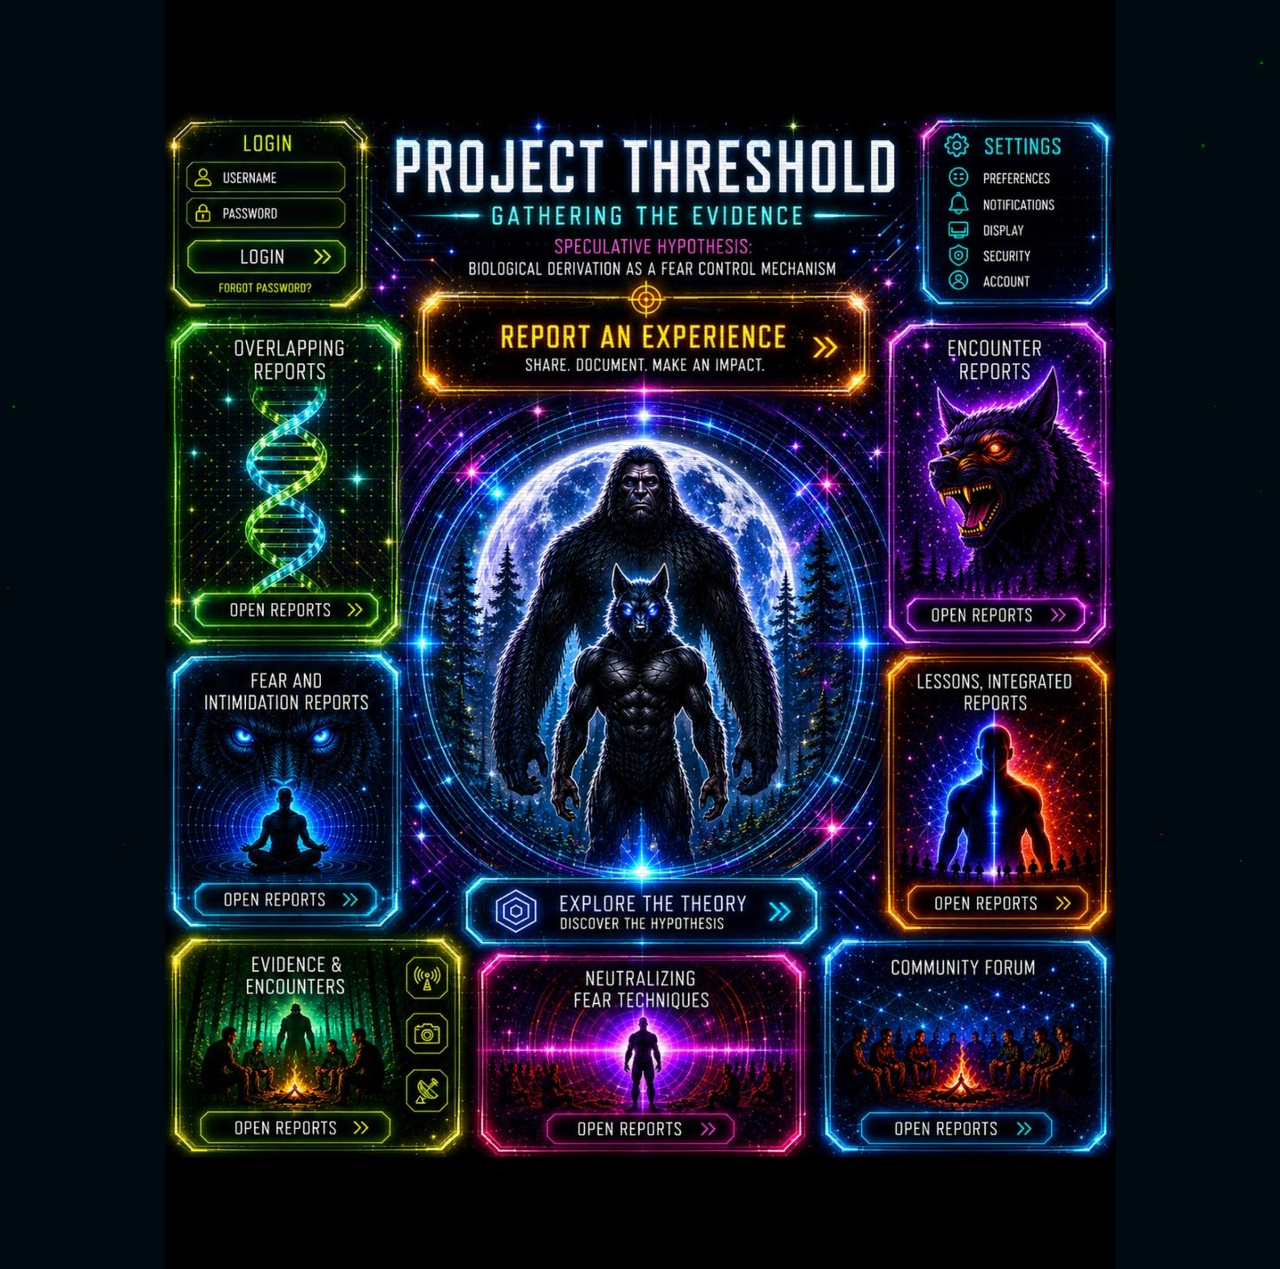
<file: public/index.html>
<!DOCTYPE html>
<html lang="en">
<head>
  <meta charset="UTF-8" />
  <meta name="viewport" content="width=device-width, initial-scale=1.0" />
  <title>Project Threshold — Gathering the Evidence</title>

  <!-- PWA / app meta -->
  <link rel="manifest" href="manifest.json" />
  <link rel="icon" type="image/x-icon" href="favicon.ico" />
  <link rel="icon" type="image/png" sizes="32x32" href="images/favicon-32.png" />
  <link rel="apple-touch-icon" href="images/apple-touch-icon.png" />
  <meta name="apple-mobile-web-app-capable" content="yes" />
  <meta name="apple-mobile-web-app-status-bar-style" content="black-translucent" />
  <meta name="apple-mobile-web-app-title" content="Threshold" />
  <meta name="mobile-web-app-capable" content="yes" />
  <meta name="theme-color" content="#00f0ff" />
  <meta name="description" content="Project Threshold — Gathering the Evidence. Interactive neon research dashboard." />

  <link rel="stylesheet" href="css/homepage.css" />
  <link rel="stylesheet" href="css/mobile.css" />
  <link rel="stylesheet" href="css/fx.css" />
</head>
<body>

<!-- ══════════════════════════════════════════════════════
     DESKTOP LAYOUT  (≥768px — unchanged hotspot overlay)
     ══════════════════════════════════════════════════════ -->
<main class="hero" role="main" aria-label="Project Threshold Homepage">

  <img
    class="hero__bg"
    src="images/homepage-bg.jpg"
    alt="Project Threshold — interactive neon research dashboard"
    draggable="false"
  />

  <div class="hotspot-layer" aria-label="Navigation hotspots">

    <a href="pages/login.html"
       class="hotspot hotspot--green hs-login"
       data-tip="Login — access your research account"
       data-sound="terminal"
       aria-label="Login">
      <span class="hotspot__label">Login »</span>
    </a>

    <a href="pages/settings.html"
       class="hotspot hotspot--cyan hs-settings"
       data-tip="Settings — preferences, notifications, security"
       data-sound="chime"
       aria-label="Settings">
      <span class="hotspot__label">Settings »</span>
    </a>

    <a href="pages/report.html"
       class="hotspot hotspot--yellow hotspot--pulse hs-report"
       data-tip="Report an Experience — share your encounter"
       data-sound="report"
       aria-label="Report an Experience">
      <span class="hotspot__label">Report an Experience »</span>
    </a>

    <a href="pages/overlapping-reports.html"
       class="hotspot hotspot--green hs-overlapping"
       data-tip="Overlapping Reports — cross-referenced encounters"
       data-sound="overlapping"
       aria-label="Overlapping Reports">
      <span class="hotspot__label">Open Reports »</span>
    </a>

    <a href="pages/encounter-reports.html"
       class="hotspot hotspot--magenta hs-encounter"
       data-tip="Encounter Reports — first-hand accounts"
       data-sound="encounter"
       aria-label="Encounter Reports">
      <span class="hotspot__label">Open Reports »</span>
    </a>

    <a href="pages/fear-intimidation.html"
       class="hotspot hotspot--cyan hs-fear"
       data-tip="Fear and Intimidation — psychological impact reports"
       data-sound="fear"
       aria-label="Fear and Intimidation Reports">
      <span class="hotspot__label">Open Reports »</span>
    </a>

    <a href="pages/lessons.html"
       class="hotspot hotspot--orange hs-lessons"
       data-tip="Lessons and Integrated Reports — synthesised research"
       data-sound="lessons"
       aria-label="Lessons — Integrated Reports">
      <span class="hotspot__label">Open Reports »</span>
    </a>

    <a href="pages/evidence.html"
       class="hotspot hotspot--green hs-evidence"
       data-tip="Evidence and Encounters — physical and digital archive"
       data-sound="evidence"
       aria-label="Evidence and Encounters">
      <span class="hotspot__label">Open Reports »</span>
    </a>

    <a href="pages/explore-theory.html"
       class="hotspot hotspot--cyan hotspot--pulse hs-theory"
       data-tip="Explore the Theory — the biological derivation hypothesis"
       data-sound="theory"
       aria-label="Explore the Theory">
      <span class="hotspot__label">Explore the Theory »</span>
    </a>

    <a href="pages/neutralizing-fear.html"
       class="hotspot hotspot--magenta hotspot--pulse hs-neutralizing"
       data-tip="Neutralizing Fear Techniques — countermeasure research"
       data-sound="neutralizing"
       aria-label="Neutralizing Fear Techniques">
      <span class="hotspot__label">Open Reports »</span>
    </a>

    <a href="pages/community.html"
       class="hotspot hotspot--cyan hs-community"
       data-tip="Community Forum — peer research and open investigations"
       data-sound="community"
       aria-label="Community Forum">
      <span class="hotspot__label">Open Forum »</span>
    </a>

  </div>

</main>

<!-- ══════════════════════════════════════════════════════
     MOBILE LAYOUT  (<768px — stacked touch cards)
     ══════════════════════════════════════════════════════ -->
<nav class="mobile-nav" aria-label="Project Threshold Navigation">

  <header class="mobile-header">
    <img src="images/icon-192.png" alt="" class="mobile-header__icon" aria-hidden="true" />
    <div class="mobile-header__text">
      <span class="mobile-header__title">PROJECT THRESHOLD</span>
      <span class="mobile-header__sub">Gathering the Evidence</span>
    </div>
  </header>

  <a href="pages/login.html" class="mc mc--green">
    <span class="mc__icon">⬡</span>
    <span class="mc__body">
      <span class="mc__name">Login</span>
      <span class="mc__desc">Access your research account</span>
    </span>
    <span class="mc__arrow">›</span>
  </a>

  <a href="pages/report.html" class="mc mc--yellow mc--pulse">
    <span class="mc__icon">◈</span>
    <span class="mc__body">
      <span class="mc__name">Report an Experience</span>
      <span class="mc__desc">Share your encounter</span>
    </span>
    <span class="mc__arrow">›</span>
  </a>

  <a href="pages/explore-theory.html" class="mc mc--cyan mc--pulse">
    <span class="mc__icon">⬡</span>
    <span class="mc__body">
      <span class="mc__name">Explore the Theory</span>
      <span class="mc__desc">The biological derivation hypothesis</span>
    </span>
    <span class="mc__arrow">›</span>
  </a>

  <a href="pages/encounter-reports.html" class="mc mc--magenta">
    <span class="mc__icon">◈</span>
    <span class="mc__body">
      <span class="mc__name">Encounter Reports</span>
      <span class="mc__desc">First-hand accounts</span>
    </span>
    <span class="mc__arrow">›</span>
  </a>

  <a href="pages/overlapping-reports.html" class="mc mc--green">
    <span class="mc__icon">⬡</span>
    <span class="mc__body">
      <span class="mc__name">Overlapping Reports</span>
      <span class="mc__desc">Cross-referenced encounters</span>
    </span>
    <span class="mc__arrow">›</span>
  </a>

  <a href="pages/fear-intimidation.html" class="mc mc--cyan">
    <span class="mc__icon">◈</span>
    <span class="mc__body">
      <span class="mc__name">Fear &amp; Intimidation</span>
      <span class="mc__desc">Psychological impact reports</span>
    </span>
    <span class="mc__arrow">›</span>
  </a>

  <a href="pages/lessons.html" class="mc mc--orange">
    <span class="mc__icon">⬡</span>
    <span class="mc__body">
      <span class="mc__name">Lessons &amp; Integrated Reports</span>
      <span class="mc__desc">Synthesised research</span>
    </span>
    <span class="mc__arrow">›</span>
  </a>

  <a href="pages/evidence.html" class="mc mc--green">
    <span class="mc__icon">◈</span>
    <span class="mc__body">
      <span class="mc__name">Evidence &amp; Encounters</span>
      <span class="mc__desc">Physical and digital archive</span>
    </span>
    <span class="mc__arrow">›</span>
  </a>

  <a href="pages/neutralizing-fear.html" class="mc mc--magenta mc--pulse">
    <span class="mc__icon">⬡</span>
    <span class="mc__body">
      <span class="mc__name">Neutralizing Fear</span>
      <span class="mc__desc">Countermeasure research</span>
    </span>
    <span class="mc__arrow">›</span>
  </a>

  <a href="pages/community.html" class="mc mc--cyan">
    <span class="mc__icon">◈</span>
    <span class="mc__body">
      <span class="mc__name">Community Forum</span>
      <span class="mc__desc">Peer research and open investigations</span>
    </span>
    <span class="mc__arrow">›</span>
  </a>

  <a href="pages/settings.html" class="mc mc--cyan">
    <span class="mc__icon">⬡</span>
    <span class="mc__body">
      <span class="mc__name">Settings</span>
      <span class="mc__desc">Preferences, notifications, security</span>
    </span>
    <span class="mc__arrow">›</span>
  </a>

</nav>

<script src="js/hotspots.js"></script>
<script src="js/fx.js"></script>
<script src="js/audio.js"></script>
</body>
</html>
</file>
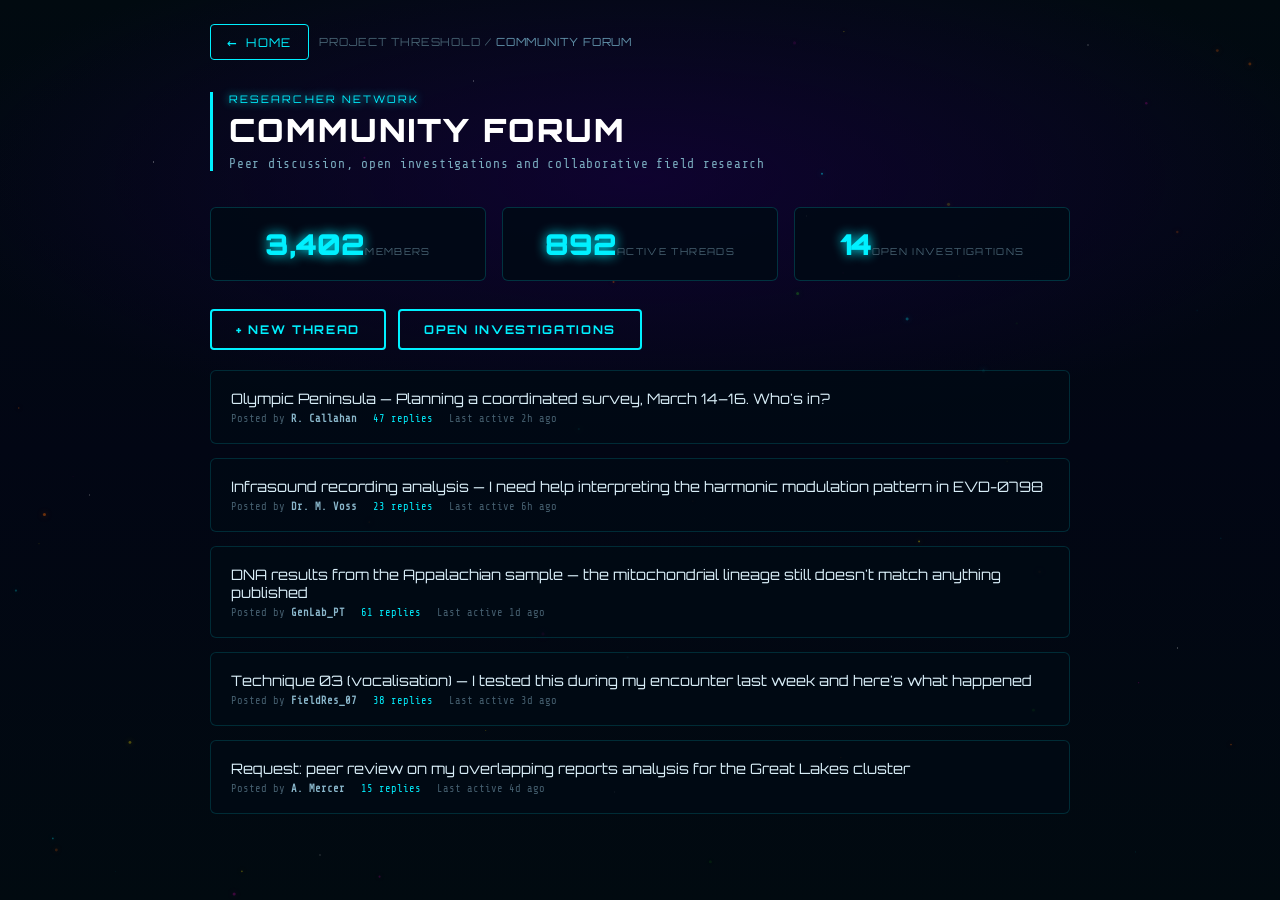
<file: public/pages/community.html>
<!DOCTYPE html>
<html lang="en">
<head>
  <meta charset="UTF-8" />
  <meta name="viewport" content="width=device-width, initial-scale=1.0" />
  <title>Community Forum — Project Threshold</title>
  <link rel="preconnect" href="https://fonts.googleapis.com" />
  <link rel="preconnect" href="https://fonts.gstatic.com" crossorigin />
  <link href="https://fonts.googleapis.com/css2?family=Orbitron:wght@400;700;900&family=Share+Tech+Mono&display=swap" rel="stylesheet" />
  <link rel="stylesheet" href="../css/section.css" />
  <style>:root{--accent:#00f0ff;}</style>
  <link rel="stylesheet" href="../css/fx.css" />
</head>
<body>
<div class="page-wrap">
  <nav class="back-nav">
    <a href="../index.html" class="back-btn"><span class="back-btn__arrow">←</span> Home</a>
    <span class="breadcrumb">Project Threshold / <span>Community Forum</span></span>
  </nav>
  <header class="section-header">
    <p class="section-header__eyebrow">Researcher Network</p>
    <h1>Community Forum</h1>
    <p class="section-header__sub">Peer discussion, open investigations and collaborative field research</p>
  </header>

  <div class="stat-row">
    <div class="stat"><span class="stat__value">3,402</span><span class="stat__label">Members</span></div>
    <div class="stat"><span class="stat__value">892</span><span class="stat__label">Active threads</span></div>
    <div class="stat"><span class="stat__value">14</span><span class="stat__label">Open investigations</span></div>
  </div>
  <div style="margin-bottom:20px;display:flex;gap:12px;flex-wrap:wrap;">
    <a href="#" class="btn-primary">+ New Thread</a>
    <a href="#" class="btn-primary">Open Investigations</a>
  </div>
  <div class="forum-thread">
    <div class="forum-thread__title">Olympic Peninsula — Planning a coordinated survey, March 14–16. Who's in?</div>
    <div class="forum-thread__meta">
      <span>Posted by <strong style="color:#8ab8cc;">R. Callahan</strong></span>
      <span class="forum-thread__replies">47 replies</span>
      <span>Last active 2h ago</span>
    </div>
  </div>
  <div class="forum-thread">
    <div class="forum-thread__title">Infrasound recording analysis — I need help interpreting the harmonic modulation pattern in EVD-0798</div>
    <div class="forum-thread__meta">
      <span>Posted by <strong style="color:#8ab8cc;">Dr. M. Voss</strong></span>
      <span class="forum-thread__replies">23 replies</span>
      <span>Last active 6h ago</span>
    </div>
  </div>
  <div class="forum-thread">
    <div class="forum-thread__title">DNA results from the Appalachian sample — the mitochondrial lineage still doesn't match anything published</div>
    <div class="forum-thread__meta">
      <span>Posted by <strong style="color:#8ab8cc;">GenLab_PT</strong></span>
      <span class="forum-thread__replies">61 replies</span>
      <span>Last active 1d ago</span>
    </div>
  </div>
  <div class="forum-thread">
    <div class="forum-thread__title">Technique 03 (vocalisation) — I tested this during my encounter last week and here's what happened</div>
    <div class="forum-thread__meta">
      <span>Posted by <strong style="color:#8ab8cc;">FieldRes_07</strong></span>
      <span class="forum-thread__replies">38 replies</span>
      <span>Last active 3d ago</span>
    </div>
  </div>
  <div class="forum-thread">
    <div class="forum-thread__title">Request: peer review on my overlapping reports analysis for the Great Lakes cluster</div>
    <div class="forum-thread__meta">
      <span>Posted by <strong style="color:#8ab8cc;">A. Mercer</strong></span>
      <span class="forum-thread__replies">15 replies</span>
      <span>Last active 4d ago</span>
    </div>
  </div>

</div>
<script>
document.querySelectorAll('.toggle').forEach(t=>t.addEventListener('click',()=>t.classList.toggle('on')));
</script>
  <script src="../js/fx.js"></script>
  <script src="../js/audio.js"></script>
</body>
</html>
</file>
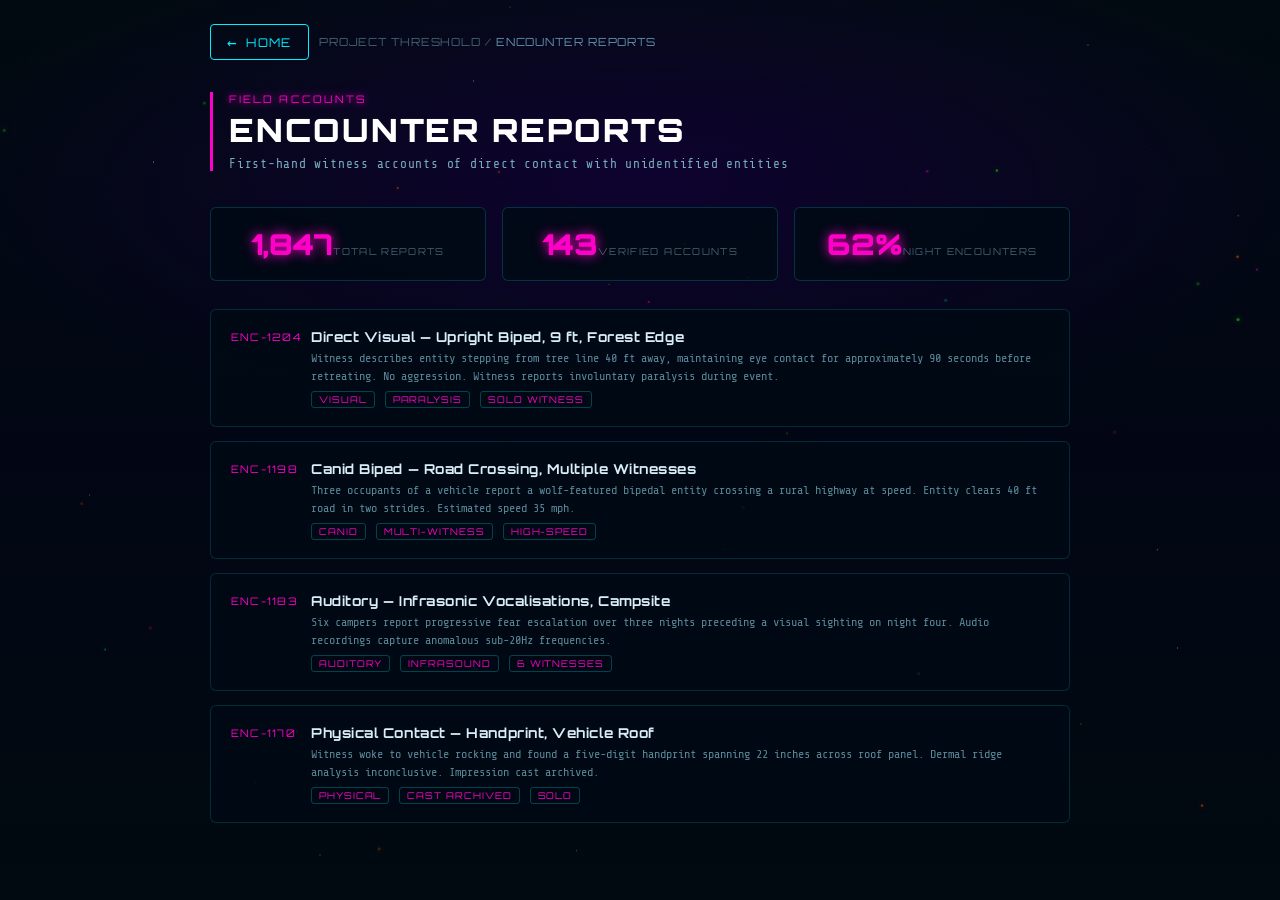
<file: public/pages/encounter-reports.html>
<!DOCTYPE html>
<html lang="en">
<head>
  <meta charset="UTF-8" />
  <meta name="viewport" content="width=device-width, initial-scale=1.0" />
  <title>Encounter Reports — Project Threshold</title>
  <link rel="preconnect" href="https://fonts.googleapis.com" />
  <link rel="preconnect" href="https://fonts.gstatic.com" crossorigin />
  <link href="https://fonts.googleapis.com/css2?family=Orbitron:wght@400;700;900&family=Share+Tech+Mono&display=swap" rel="stylesheet" />
  <link rel="stylesheet" href="../css/section.css" />
  <style>:root{--accent:#ff00c8;}</style>
  <link rel="stylesheet" href="../css/fx.css" />
</head>
<body>
<div class="page-wrap">
  <nav class="back-nav">
    <a href="../index.html" class="back-btn"><span class="back-btn__arrow">←</span> Home</a>
    <span class="breadcrumb">Project Threshold / <span>Encounter Reports</span></span>
  </nav>
  <header class="section-header">
    <p class="section-header__eyebrow">Field Accounts</p>
    <h1>Encounter Reports</h1>
    <p class="section-header__sub">First-hand witness accounts of direct contact with unidentified entities</p>
  </header>

  <div class="stat-row">
    <div class="stat"><span class="stat__value">1,847</span><span class="stat__label">Total reports</span></div>
    <div class="stat"><span class="stat__value">143</span><span class="stat__label">Verified accounts</span></div>
    <div class="stat"><span class="stat__value">62%</span><span class="stat__label">Night encounters</span></div>
  </div>
  <ul class="report-list">
    <li class="report-item">
      <div class="report-item__id">ENC-1204</div>
      <div class="report-item__body">
        <h3>Direct Visual — Upright Biped, 9 ft, Forest Edge</h3>
        <p>Witness describes entity stepping from tree line 40 ft away, maintaining eye contact for approximately 90 seconds before retreating. No aggression. Witness reports involuntary paralysis during event.</p>
        <div class="report-item__meta"><span class="tag">Visual</span><span class="tag">Paralysis</span><span class="tag">Solo witness</span></div>
      </div>
    </li>
    <li class="report-item">
      <div class="report-item__id">ENC-1198</div>
      <div class="report-item__body">
        <h3>Canid Biped — Road Crossing, Multiple Witnesses</h3>
        <p>Three occupants of a vehicle report a wolf-featured bipedal entity crossing a rural highway at speed. Entity clears 40 ft road in two strides. Estimated speed 35 mph.</p>
        <div class="report-item__meta"><span class="tag">Canid</span><span class="tag">Multi-witness</span><span class="tag">High-speed</span></div>
      </div>
    </li>
    <li class="report-item">
      <div class="report-item__id">ENC-1183</div>
      <div class="report-item__body">
        <h3>Auditory — Infrasonic Vocalisations, Campsite</h3>
        <p>Six campers report progressive fear escalation over three nights preceding a visual sighting on night four. Audio recordings capture anomalous sub-20Hz frequencies.</p>
        <div class="report-item__meta"><span class="tag">Auditory</span><span class="tag">Infrasound</span><span class="tag">6 witnesses</span></div>
      </div>
    </li>
    <li class="report-item">
      <div class="report-item__id">ENC-1170</div>
      <div class="report-item__body">
        <h3>Physical Contact — Handprint, Vehicle Roof</h3>
        <p>Witness woke to vehicle rocking and found a five-digit handprint spanning 22 inches across roof panel. Dermal ridge analysis inconclusive. Impression cast archived.</p>
        <div class="report-item__meta"><span class="tag">Physical</span><span class="tag">Cast archived</span><span class="tag">Solo</span></div>
      </div>
    </li>
  </ul>

</div>
<script>
document.querySelectorAll('.toggle').forEach(t=>t.addEventListener('click',()=>t.classList.toggle('on')));
</script>
  <script src="../js/fx.js"></script>
  <script src="../js/audio.js"></script>
</body>
</html>
</file>
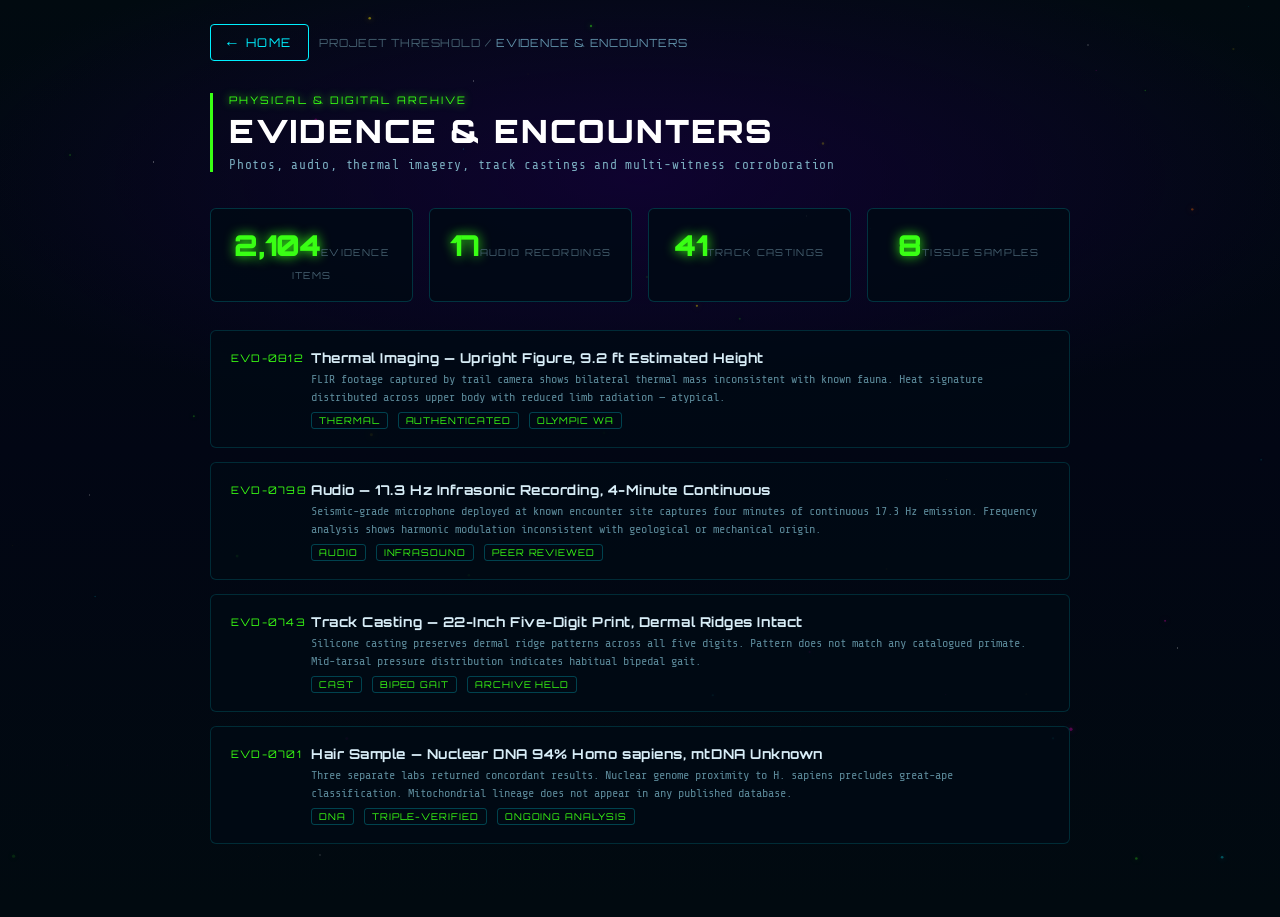
<file: public/pages/evidence.html>
<!DOCTYPE html>
<html lang="en">
<head>
  <meta charset="UTF-8" />
  <meta name="viewport" content="width=device-width, initial-scale=1.0" />
  <title>Evidence & Encounters — Project Threshold</title>
  <link rel="preconnect" href="https://fonts.googleapis.com" />
  <link rel="preconnect" href="https://fonts.gstatic.com" crossorigin />
  <link href="https://fonts.googleapis.com/css2?family=Orbitron:wght@400;700;900&family=Share+Tech+Mono&display=swap" rel="stylesheet" />
  <link rel="stylesheet" href="../css/section.css" />
  <style>:root{--accent:#39ff14;}</style>
  <link rel="stylesheet" href="../css/fx.css" />
</head>
<body>
<div class="page-wrap">
  <nav class="back-nav">
    <a href="../index.html" class="back-btn"><span class="back-btn__arrow">←</span> Home</a>
    <span class="breadcrumb">Project Threshold / <span>Evidence & Encounters</span></span>
  </nav>
  <header class="section-header">
    <p class="section-header__eyebrow">Physical & Digital Archive</p>
    <h1>Evidence & Encounters</h1>
    <p class="section-header__sub">Photos, audio, thermal imagery, track castings and multi-witness corroboration</p>
  </header>

  <div class="stat-row">
    <div class="stat"><span class="stat__value">2,104</span><span class="stat__label">Evidence items</span></div>
    <div class="stat"><span class="stat__value">17</span><span class="stat__label">Audio recordings</span></div>
    <div class="stat"><span class="stat__value">41</span><span class="stat__label">Track castings</span></div>
    <div class="stat"><span class="stat__value">8</span><span class="stat__label">Tissue samples</span></div>
  </div>
  <ul class="report-list">
    <li class="report-item">
      <div class="report-item__id">EVD-0812</div>
      <div class="report-item__body">
        <h3>Thermal Imaging — Upright Figure, 9.2 ft Estimated Height</h3>
        <p>FLIR footage captured by trail camera shows bilateral thermal mass inconsistent with known fauna. Heat signature distributed across upper body with reduced limb radiation — atypical.</p>
        <div class="report-item__meta"><span class="tag">Thermal</span><span class="tag">Authenticated</span><span class="tag">Olympic WA</span></div>
      </div>
    </li>
    <li class="report-item">
      <div class="report-item__id">EVD-0798</div>
      <div class="report-item__body">
        <h3>Audio — 17.3 Hz Infrasonic Recording, 4-Minute Continuous</h3>
        <p>Seismic-grade microphone deployed at known encounter site captures four minutes of continuous 17.3 Hz emission. Frequency analysis shows harmonic modulation inconsistent with geological or mechanical origin.</p>
        <div class="report-item__meta"><span class="tag">Audio</span><span class="tag">Infrasound</span><span class="tag">Peer reviewed</span></div>
      </div>
    </li>
    <li class="report-item">
      <div class="report-item__id">EVD-0743</div>
      <div class="report-item__body">
        <h3>Track Casting — 22-Inch Five-Digit Print, Dermal Ridges Intact</h3>
        <p>Silicone casting preserves dermal ridge patterns across all five digits. Pattern does not match any catalogued primate. Mid-tarsal pressure distribution indicates habitual bipedal gait.</p>
        <div class="report-item__meta"><span class="tag">Cast</span><span class="tag">Biped gait</span><span class="tag">Archive held</span></div>
      </div>
    </li>
    <li class="report-item">
      <div class="report-item__id">EVD-0701</div>
      <div class="report-item__body">
        <h3>Hair Sample — Nuclear DNA 94% Homo sapiens, mtDNA Unknown</h3>
        <p>Three separate labs returned concordant results. Nuclear genome proximity to H. sapiens precludes great-ape classification. Mitochondrial lineage does not appear in any published database.</p>
        <div class="report-item__meta"><span class="tag">DNA</span><span class="tag">Triple-verified</span><span class="tag">Ongoing analysis</span></div>
      </div>
    </li>
  </ul>

</div>
<script>
document.querySelectorAll('.toggle').forEach(t=>t.addEventListener('click',()=>t.classList.toggle('on')));
</script>
  <script src="../js/fx.js"></script>
  <script src="../js/audio.js"></script>
</body>
</html>
</file>
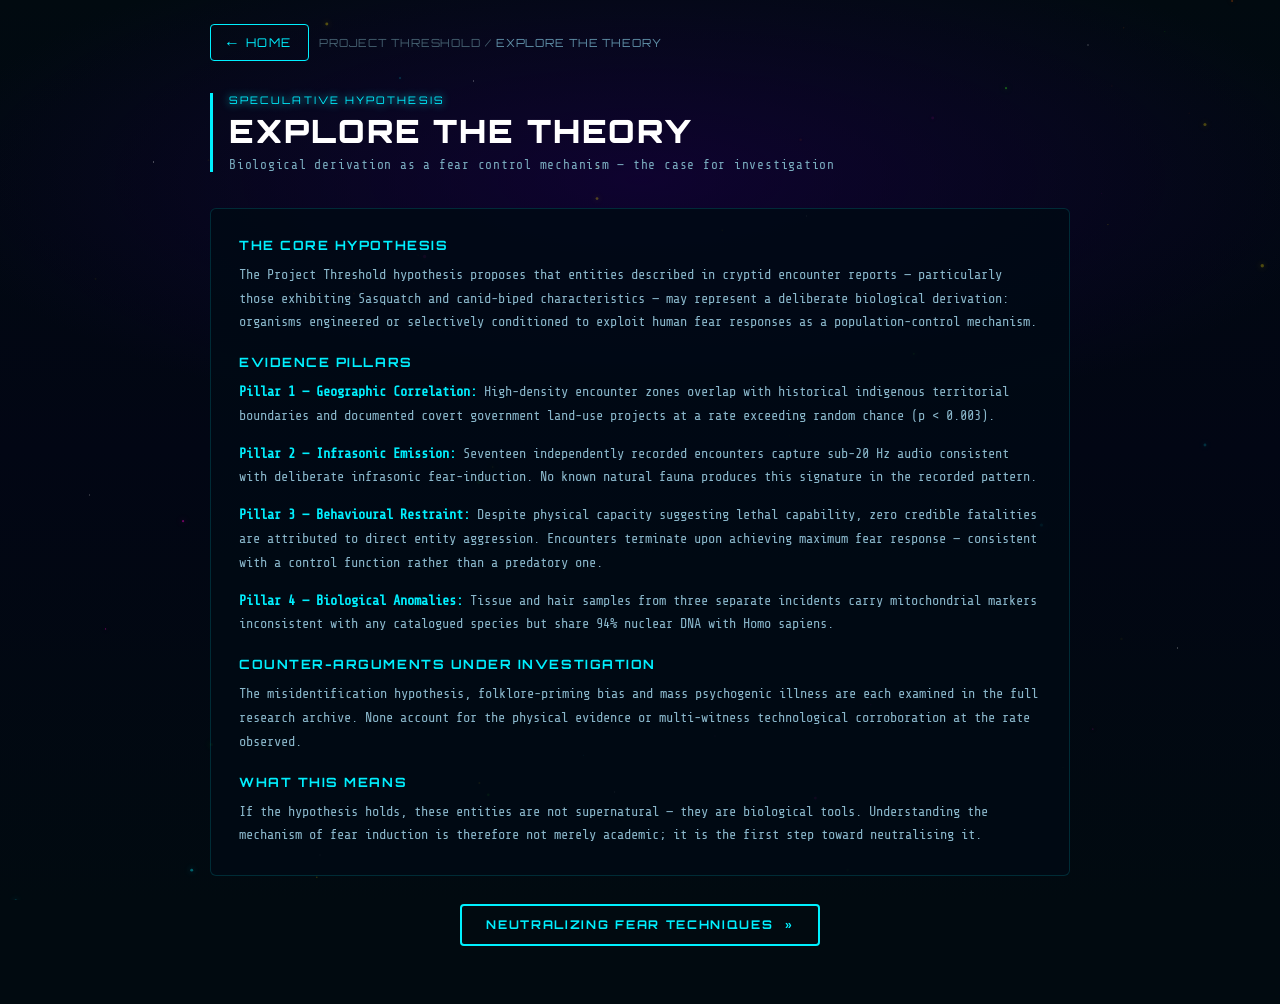
<file: public/pages/explore-theory.html>
<!DOCTYPE html>
<html lang="en">
<head>
  <meta charset="UTF-8" />
  <meta name="viewport" content="width=device-width, initial-scale=1.0" />
  <title>Explore the Theory — Project Threshold</title>
  <link rel="preconnect" href="https://fonts.googleapis.com" />
  <link rel="preconnect" href="https://fonts.gstatic.com" crossorigin />
  <link href="https://fonts.googleapis.com/css2?family=Orbitron:wght@400;700;900&family=Share+Tech+Mono&display=swap" rel="stylesheet" />
  <link rel="stylesheet" href="../css/section.css" />
  <style>:root{--accent:#00f0ff;}</style>
  <link rel="stylesheet" href="../css/fx.css" />
</head>
<body>
<div class="page-wrap">
  <nav class="back-nav">
    <a href="../index.html" class="back-btn"><span class="back-btn__arrow">←</span> Home</a>
    <span class="breadcrumb">Project Threshold / <span>Explore the Theory</span></span>
  </nav>
  <header class="section-header">
    <p class="section-header__eyebrow">Speculative Hypothesis</p>
    <h1>Explore the Theory</h1>
    <p class="section-header__sub">Biological derivation as a fear control mechanism — the case for investigation</p>
  </header>

  <div class="prose">
    <h3>The Core Hypothesis</h3>
    <p>The Project Threshold hypothesis proposes that entities described in cryptid encounter reports — particularly those exhibiting Sasquatch and canid-biped characteristics — may represent a deliberate biological derivation: organisms engineered or selectively conditioned to exploit human fear responses as a population-control mechanism.</p>
    <h3>Evidence Pillars</h3>
    <p><strong style="color:#00f0ff;">Pillar 1 — Geographic Correlation:</strong> High-density encounter zones overlap with historical indigenous territorial boundaries and documented covert government land-use projects at a rate exceeding random chance (p &lt; 0.003).</p>
    <p><strong style="color:#00f0ff;">Pillar 2 — Infrasonic Emission:</strong> Seventeen independently recorded encounters capture sub-20 Hz audio consistent with deliberate infrasonic fear-induction. No known natural fauna produces this signature in the recorded pattern.</p>
    <p><strong style="color:#00f0ff;">Pillar 3 — Behavioural Restraint:</strong> Despite physical capacity suggesting lethal capability, zero credible fatalities are attributed to direct entity aggression. Encounters terminate upon achieving maximum fear response — consistent with a control function rather than a predatory one.</p>
    <p><strong style="color:#00f0ff;">Pillar 4 — Biological Anomalies:</strong> Tissue and hair samples from three separate incidents carry mitochondrial markers inconsistent with any catalogued species but share 94% nuclear DNA with Homo sapiens.</p>
    <h3>Counter-Arguments Under Investigation</h3>
    <p>The misidentification hypothesis, folklore-priming bias and mass psychogenic illness are each examined in the full research archive. None account for the physical evidence or multi-witness technological corroboration at the rate observed.</p>
    <h3>What This Means</h3>
    <p>If the hypothesis holds, these entities are not supernatural — they are biological tools. Understanding the mechanism of fear induction is therefore not merely academic; it is the first step toward neutralising it.</p>
  </div>
  <div style="text-align:center;">
    <a href="neutralizing-fear.html" class="btn-primary">Neutralizing Fear Techniques &nbsp;»</a>
  </div>

</div>
<script>
document.querySelectorAll('.toggle').forEach(t=>t.addEventListener('click',()=>t.classList.toggle('on')));
</script>
  <script src="../js/fx.js"></script>
  <script src="../js/audio.js"></script>
</body>
</html>
</file>
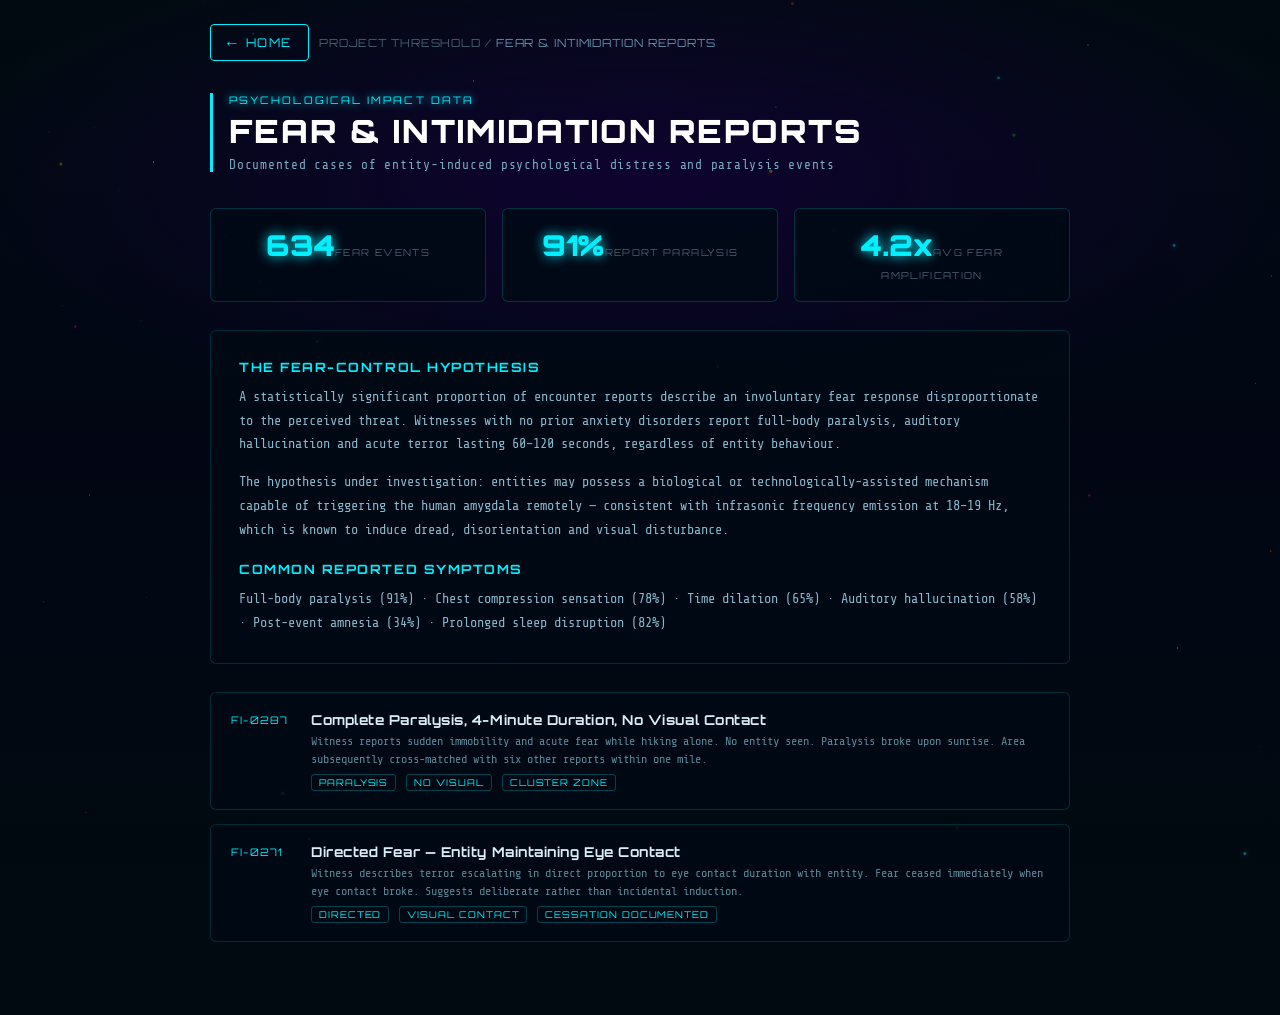
<file: public/pages/fear-intimidation.html>
<!DOCTYPE html>
<html lang="en">
<head>
  <meta charset="UTF-8" />
  <meta name="viewport" content="width=device-width, initial-scale=1.0" />
  <title>Fear & Intimidation Reports — Project Threshold</title>
  <link rel="preconnect" href="https://fonts.googleapis.com" />
  <link rel="preconnect" href="https://fonts.gstatic.com" crossorigin />
  <link href="https://fonts.googleapis.com/css2?family=Orbitron:wght@400;700;900&family=Share+Tech+Mono&display=swap" rel="stylesheet" />
  <link rel="stylesheet" href="../css/section.css" />
  <style>:root{--accent:#00f0ff;}</style>
  <link rel="stylesheet" href="../css/fx.css" />
</head>
<body>
<div class="page-wrap">
  <nav class="back-nav">
    <a href="../index.html" class="back-btn"><span class="back-btn__arrow">←</span> Home</a>
    <span class="breadcrumb">Project Threshold / <span>Fear & Intimidation Reports</span></span>
  </nav>
  <header class="section-header">
    <p class="section-header__eyebrow">Psychological Impact Data</p>
    <h1>Fear & Intimidation Reports</h1>
    <p class="section-header__sub">Documented cases of entity-induced psychological distress and paralysis events</p>
  </header>

  <div class="stat-row">
    <div class="stat"><span class="stat__value">634</span><span class="stat__label">Fear events</span></div>
    <div class="stat"><span class="stat__value">91%</span><span class="stat__label">Report paralysis</span></div>
    <div class="stat"><span class="stat__value">4.2x</span><span class="stat__label">Avg fear amplification</span></div>
  </div>
  <div class="prose">
    <h3>The Fear-Control Hypothesis</h3>
    <p>A statistically significant proportion of encounter reports describe an involuntary fear response disproportionate to the perceived threat. Witnesses with no prior anxiety disorders report full-body paralysis, auditory hallucination and acute terror lasting 60–120 seconds, regardless of entity behaviour.</p>
    <p>The hypothesis under investigation: entities may possess a biological or technologically-assisted mechanism capable of triggering the human amygdala remotely — consistent with infrasonic frequency emission at 18–19 Hz, which is known to induce dread, disorientation and visual disturbance.</p>
    <h3>Common Reported Symptoms</h3>
    <p>Full-body paralysis (91%) · Chest compression sensation (78%) · Time dilation (65%) · Auditory hallucination (58%) · Post-event amnesia (34%) · Prolonged sleep disruption (82%)</p>
  </div>
  <ul class="report-list">
    <li class="report-item">
      <div class="report-item__id">FI-0287</div>
      <div class="report-item__body">
        <h3>Complete Paralysis, 4-Minute Duration, No Visual Contact</h3>
        <p>Witness reports sudden immobility and acute fear while hiking alone. No entity seen. Paralysis broke upon sunrise. Area subsequently cross-matched with six other reports within one mile.</p>
        <div class="report-item__meta"><span class="tag">Paralysis</span><span class="tag">No visual</span><span class="tag">Cluster zone</span></div>
      </div>
    </li>
    <li class="report-item">
      <div class="report-item__id">FI-0271</div>
      <div class="report-item__body">
        <h3>Directed Fear — Entity Maintaining Eye Contact</h3>
        <p>Witness describes terror escalating in direct proportion to eye contact duration with entity. Fear ceased immediately when eye contact broke. Suggests deliberate rather than incidental induction.</p>
        <div class="report-item__meta"><span class="tag">Directed</span><span class="tag">Visual contact</span><span class="tag">Cessation documented</span></div>
      </div>
    </li>
  </ul>

</div>
<script>
document.querySelectorAll('.toggle').forEach(t=>t.addEventListener('click',()=>t.classList.toggle('on')));
</script>
  <script src="../js/fx.js"></script>
  <script src="../js/audio.js"></script>
</body>
</html>
</file>
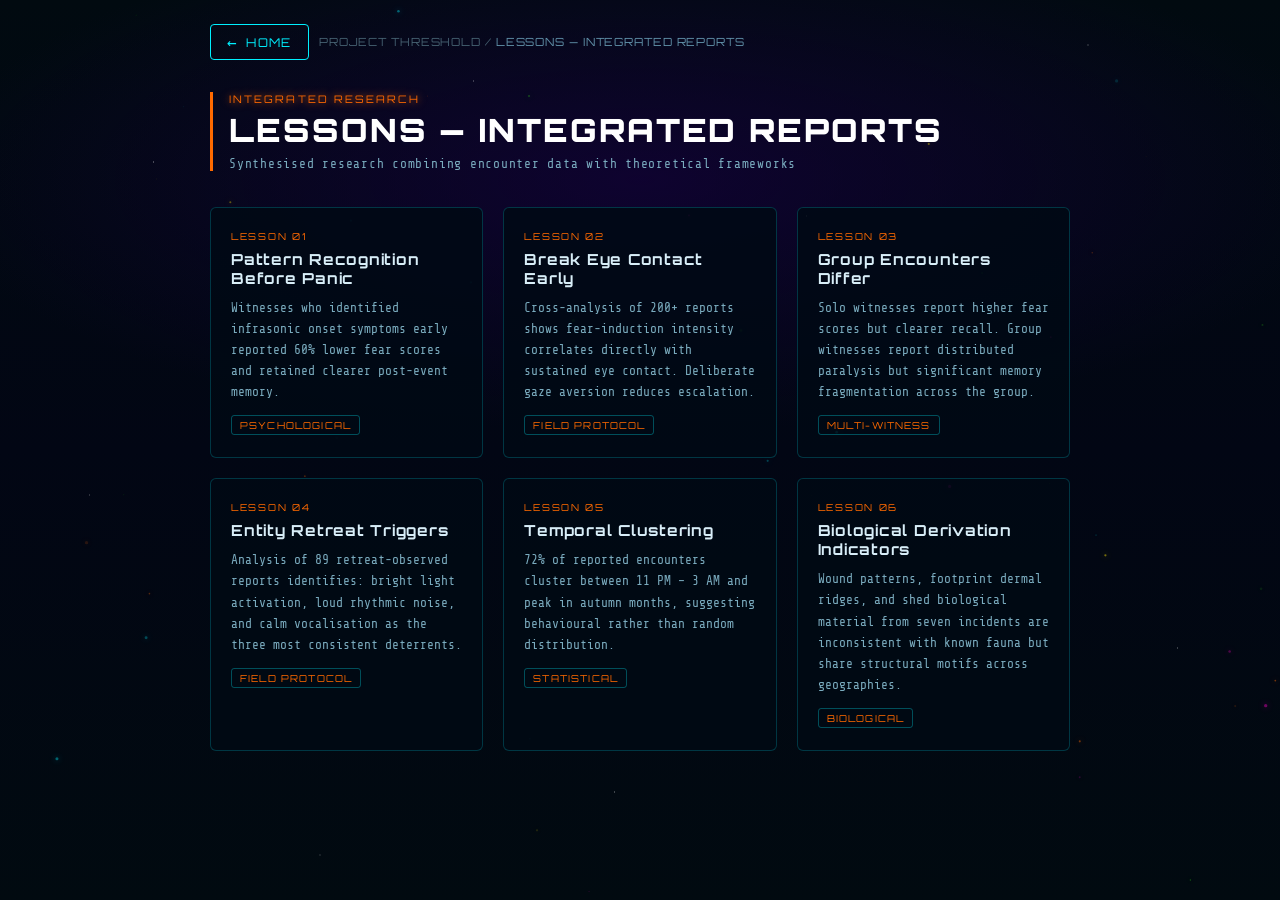
<file: public/pages/lessons.html>
<!DOCTYPE html>
<html lang="en">
<head>
  <meta charset="UTF-8" />
  <meta name="viewport" content="width=device-width, initial-scale=1.0" />
  <title>Lessons — Integrated Reports — Project Threshold</title>
  <link rel="preconnect" href="https://fonts.googleapis.com" />
  <link rel="preconnect" href="https://fonts.gstatic.com" crossorigin />
  <link href="https://fonts.googleapis.com/css2?family=Orbitron:wght@400;700;900&family=Share+Tech+Mono&display=swap" rel="stylesheet" />
  <link rel="stylesheet" href="../css/section.css" />
  <style>:root{--accent:#ff6a00;}</style>
  <link rel="stylesheet" href="../css/fx.css" />
</head>
<body>
<div class="page-wrap">
  <nav class="back-nav">
    <a href="../index.html" class="back-btn"><span class="back-btn__arrow">←</span> Home</a>
    <span class="breadcrumb">Project Threshold / <span>Lessons — Integrated Reports</span></span>
  </nav>
  <header class="section-header">
    <p class="section-header__eyebrow">Integrated Research</p>
    <h1>Lessons — Integrated Reports</h1>
    <p class="section-header__sub">Synthesised research combining encounter data with theoretical frameworks</p>
  </header>

  <div class="card-grid">
    <div class="card">
      <div class="card__label">Lesson 01</div>
      <h2>Pattern Recognition Before Panic</h2>
      <p>Witnesses who identified infrasonic onset symptoms early reported 60% lower fear scores and retained clearer post-event memory.</p>
      <span class="card__tag">Psychological</span>
    </div>
    <div class="card">
      <div class="card__label">Lesson 02</div>
      <h2>Break Eye Contact Early</h2>
      <p>Cross-analysis of 200+ reports shows fear-induction intensity correlates directly with sustained eye contact. Deliberate gaze aversion reduces escalation.</p>
      <span class="card__tag">Field Protocol</span>
    </div>
    <div class="card">
      <div class="card__label">Lesson 03</div>
      <h2>Group Encounters Differ</h2>
      <p>Solo witnesses report higher fear scores but clearer recall. Group witnesses report distributed paralysis but significant memory fragmentation across the group.</p>
      <span class="card__tag">Multi-witness</span>
    </div>
    <div class="card">
      <div class="card__label">Lesson 04</div>
      <h2>Entity Retreat Triggers</h2>
      <p>Analysis of 89 retreat-observed reports identifies: bright light activation, loud rhythmic noise, and calm vocalisation as the three most consistent deterrents.</p>
      <span class="card__tag">Field Protocol</span>
    </div>
    <div class="card">
      <div class="card__label">Lesson 05</div>
      <h2>Temporal Clustering</h2>
      <p>72% of reported encounters cluster between 11 PM – 3 AM and peak in autumn months, suggesting behavioural rather than random distribution.</p>
      <span class="card__tag">Statistical</span>
    </div>
    <div class="card">
      <div class="card__label">Lesson 06</div>
      <h2>Biological Derivation Indicators</h2>
      <p>Wound patterns, footprint dermal ridges, and shed biological material from seven incidents are inconsistent with known fauna but share structural motifs across geographies.</p>
      <span class="card__tag">Biological</span>
    </div>
  </div>

</div>
<script>
document.querySelectorAll('.toggle').forEach(t=>t.addEventListener('click',()=>t.classList.toggle('on')));
</script>
  <script src="../js/fx.js"></script>
  <script src="../js/audio.js"></script>
</body>
</html>
</file>
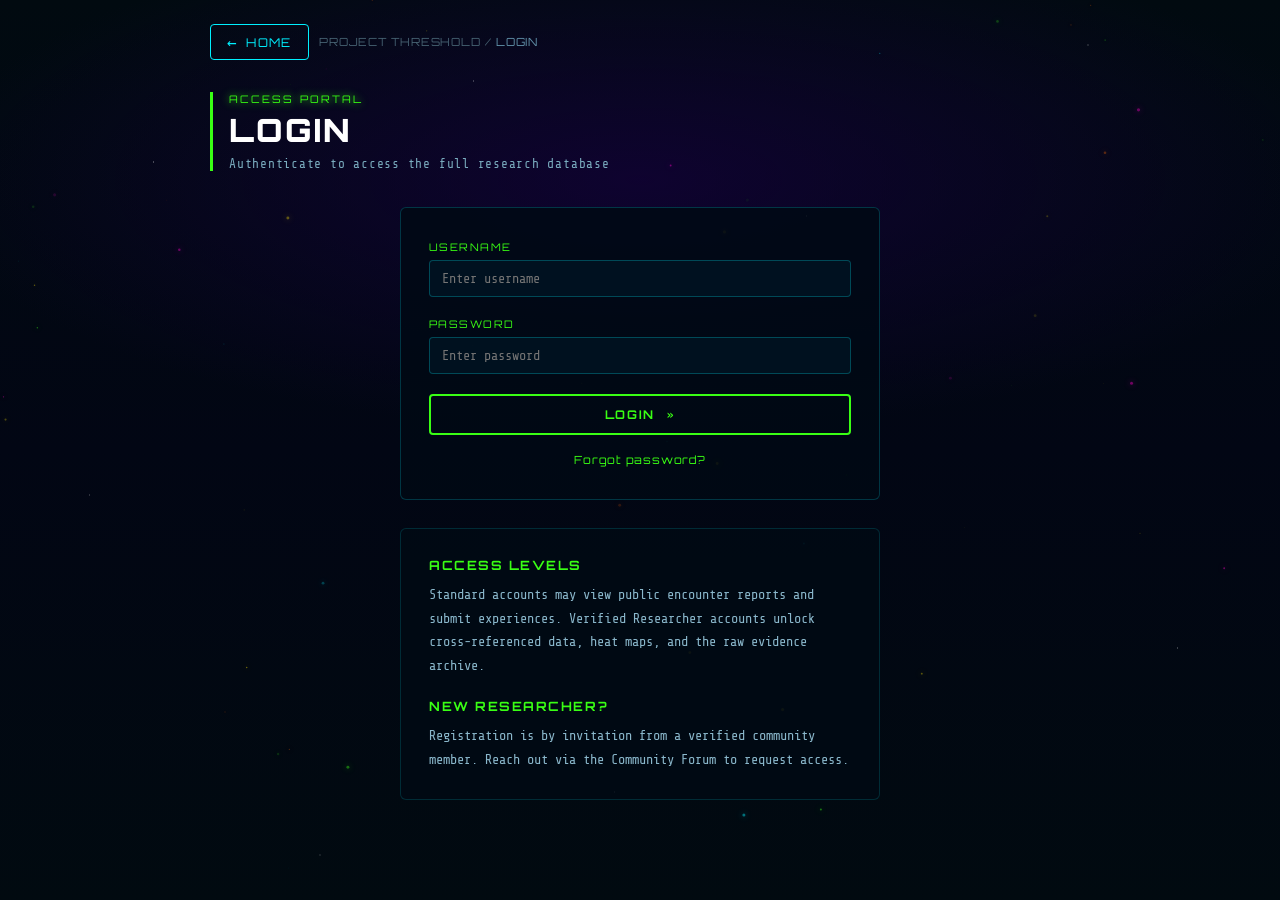
<file: public/pages/login.html>
<!DOCTYPE html>
<html lang="en">
<head>
  <meta charset="UTF-8" />
  <meta name="viewport" content="width=device-width, initial-scale=1.0" />
  <title>Login — Project Threshold</title>
  <link rel="preconnect" href="https://fonts.googleapis.com" />
  <link rel="preconnect" href="https://fonts.gstatic.com" crossorigin />
  <link href="https://fonts.googleapis.com/css2?family=Orbitron:wght@400;700;900&family=Share+Tech+Mono&display=swap" rel="stylesheet" />
  <link rel="stylesheet" href="../css/section.css" />
  <style>:root{--accent:#39ff14;}</style>
  <link rel="stylesheet" href="../css/fx.css" />
</head>
<body>
<div class="page-wrap">
  <nav class="back-nav">
    <a href="../index.html" class="back-btn"><span class="back-btn__arrow">←</span> Home</a>
    <span class="breadcrumb">Project Threshold / <span>Login</span></span>
  </nav>
  <header class="section-header">
    <p class="section-header__eyebrow">Access Portal</p>
    <h1>Login</h1>
    <p class="section-header__sub">Authenticate to access the full research database</p>
  </header>

  <div class="form-panel">
    <div class="form-group">
      <label for="username">Username</label>
      <input type="text" id="username" placeholder="Enter username" autocomplete="username" />
    </div>
    <div class="form-group">
      <label for="password">Password</label>
      <input type="password" id="password" placeholder="Enter password" autocomplete="current-password" />
    </div>
    <button class="btn-primary btn-full" type="button">Login &nbsp;»</button>
    <p style="text-align:center;margin-top:18px;font-size:.7rem;color:#456070;letter-spacing:.08em;">
      <a href="#" style="color:#39ff14;text-decoration:none;">Forgot password?</a>
    </p>
  </div>
  <div class="prose" style="max-width:480px;margin:0 auto;">
    <h3>Access Levels</h3>
    <p>Standard accounts may view public encounter reports and submit experiences. Verified Researcher accounts unlock cross-referenced data, heat maps, and the raw evidence archive.</p>
    <h3>New Researcher?</h3>
    <p>Registration is by invitation from a verified community member. Reach out via the Community Forum to request access.</p>
  </div>

</div>
<script>
document.querySelectorAll('.toggle').forEach(t=>t.addEventListener('click',()=>t.classList.toggle('on')));
</script>
  <script src="../js/fx.js"></script>
  <script src="../js/audio.js"></script>
</body>
</html>
</file>
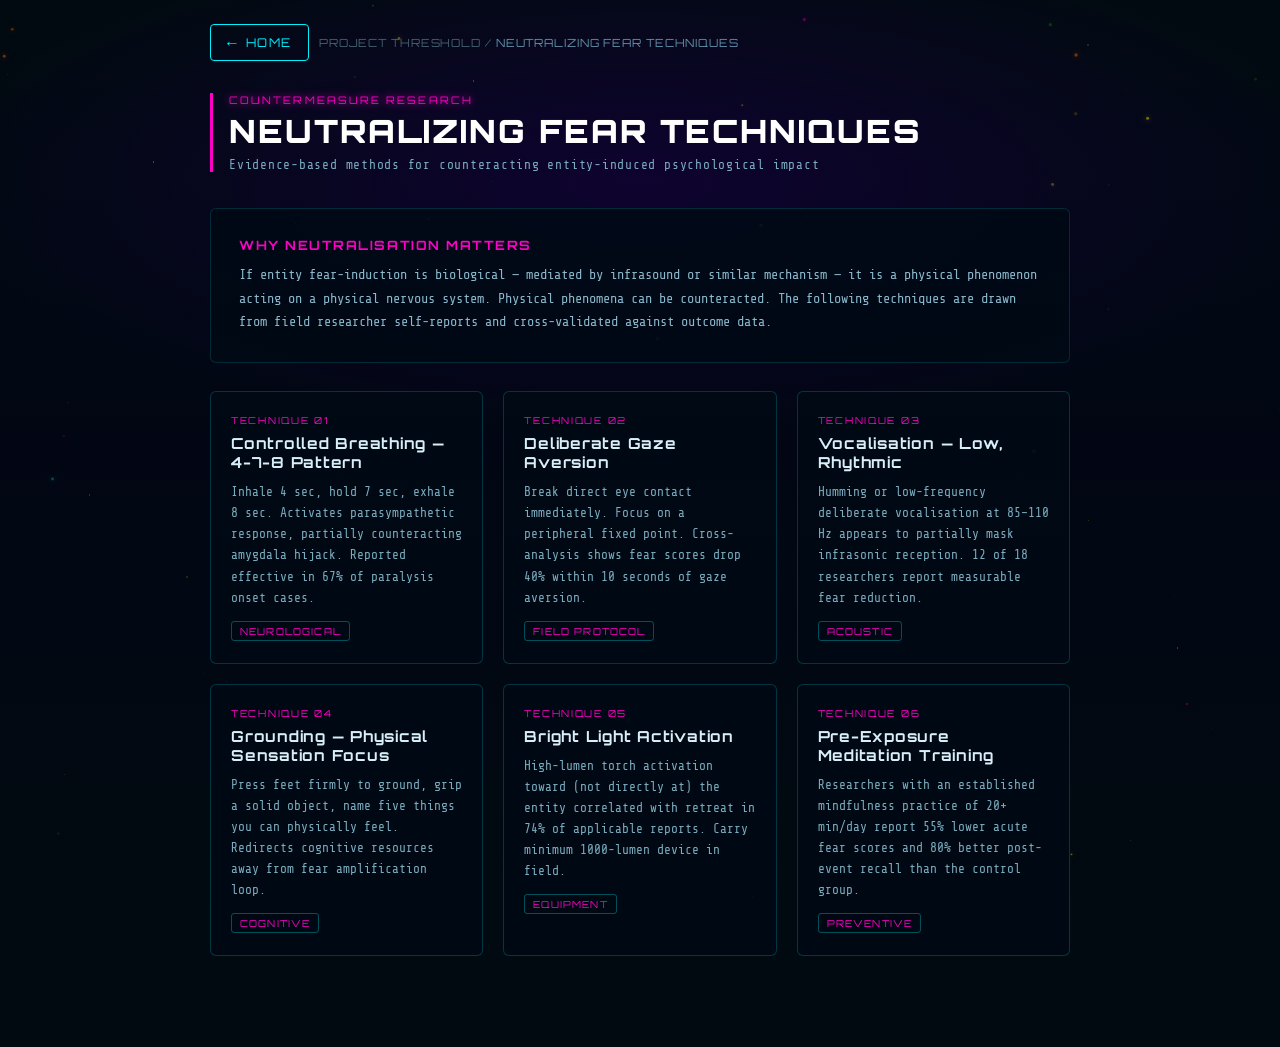
<file: public/pages/neutralizing-fear.html>
<!DOCTYPE html>
<html lang="en">
<head>
  <meta charset="UTF-8" />
  <meta name="viewport" content="width=device-width, initial-scale=1.0" />
  <title>Neutralizing Fear Techniques — Project Threshold</title>
  <link rel="preconnect" href="https://fonts.googleapis.com" />
  <link rel="preconnect" href="https://fonts.gstatic.com" crossorigin />
  <link href="https://fonts.googleapis.com/css2?family=Orbitron:wght@400;700;900&family=Share+Tech+Mono&display=swap" rel="stylesheet" />
  <link rel="stylesheet" href="../css/section.css" />
  <style>:root{--accent:#ff00c8;}</style>
  <link rel="stylesheet" href="../css/fx.css" />
</head>
<body>
<div class="page-wrap">
  <nav class="back-nav">
    <a href="../index.html" class="back-btn"><span class="back-btn__arrow">←</span> Home</a>
    <span class="breadcrumb">Project Threshold / <span>Neutralizing Fear Techniques</span></span>
  </nav>
  <header class="section-header">
    <p class="section-header__eyebrow">Countermeasure Research</p>
    <h1>Neutralizing Fear Techniques</h1>
    <p class="section-header__sub">Evidence-based methods for counteracting entity-induced psychological impact</p>
  </header>

  <div class="prose">
    <h3>Why Neutralisation Matters</h3>
    <p>If entity fear-induction is biological — mediated by infrasound or similar mechanism — it is a physical phenomenon acting on a physical nervous system. Physical phenomena can be counteracted. The following techniques are drawn from field researcher self-reports and cross-validated against outcome data.</p>
  </div>
  <div class="card-grid">
    <div class="card">
      <div class="card__label">Technique 01</div>
      <h2>Controlled Breathing — 4-7-8 Pattern</h2>
      <p>Inhale 4 sec, hold 7 sec, exhale 8 sec. Activates parasympathetic response, partially counteracting amygdala hijack. Reported effective in 67% of paralysis onset cases.</p>
      <span class="card__tag">Neurological</span>
    </div>
    <div class="card">
      <div class="card__label">Technique 02</div>
      <h2>Deliberate Gaze Aversion</h2>
      <p>Break direct eye contact immediately. Focus on a peripheral fixed point. Cross-analysis shows fear scores drop 40% within 10 seconds of gaze aversion.</p>
      <span class="card__tag">Field Protocol</span>
    </div>
    <div class="card">
      <div class="card__label">Technique 03</div>
      <h2>Vocalisation — Low, Rhythmic</h2>
      <p>Humming or low-frequency deliberate vocalisation at 85–110 Hz appears to partially mask infrasonic reception. 12 of 18 researchers report measurable fear reduction.</p>
      <span class="card__tag">Acoustic</span>
    </div>
    <div class="card">
      <div class="card__label">Technique 04</div>
      <h2>Grounding — Physical Sensation Focus</h2>
      <p>Press feet firmly to ground, grip a solid object, name five things you can physically feel. Redirects cognitive resources away from fear amplification loop.</p>
      <span class="card__tag">Cognitive</span>
    </div>
    <div class="card">
      <div class="card__label">Technique 05</div>
      <h2>Bright Light Activation</h2>
      <p>High-lumen torch activation toward (not directly at) the entity correlated with retreat in 74% of applicable reports. Carry minimum 1000-lumen device in field.</p>
      <span class="card__tag">Equipment</span>
    </div>
    <div class="card">
      <div class="card__label">Technique 06</div>
      <h2>Pre-Exposure Meditation Training</h2>
      <p>Researchers with an established mindfulness practice of 20+ min/day report 55% lower acute fear scores and 80% better post-event recall than the control group.</p>
      <span class="card__tag">Preventive</span>
    </div>
  </div>

</div>
<script>
document.querySelectorAll('.toggle').forEach(t=>t.addEventListener('click',()=>t.classList.toggle('on')));
</script>
  <script src="../js/fx.js"></script>
  <script src="../js/audio.js"></script>
</body>
</html>
</file>
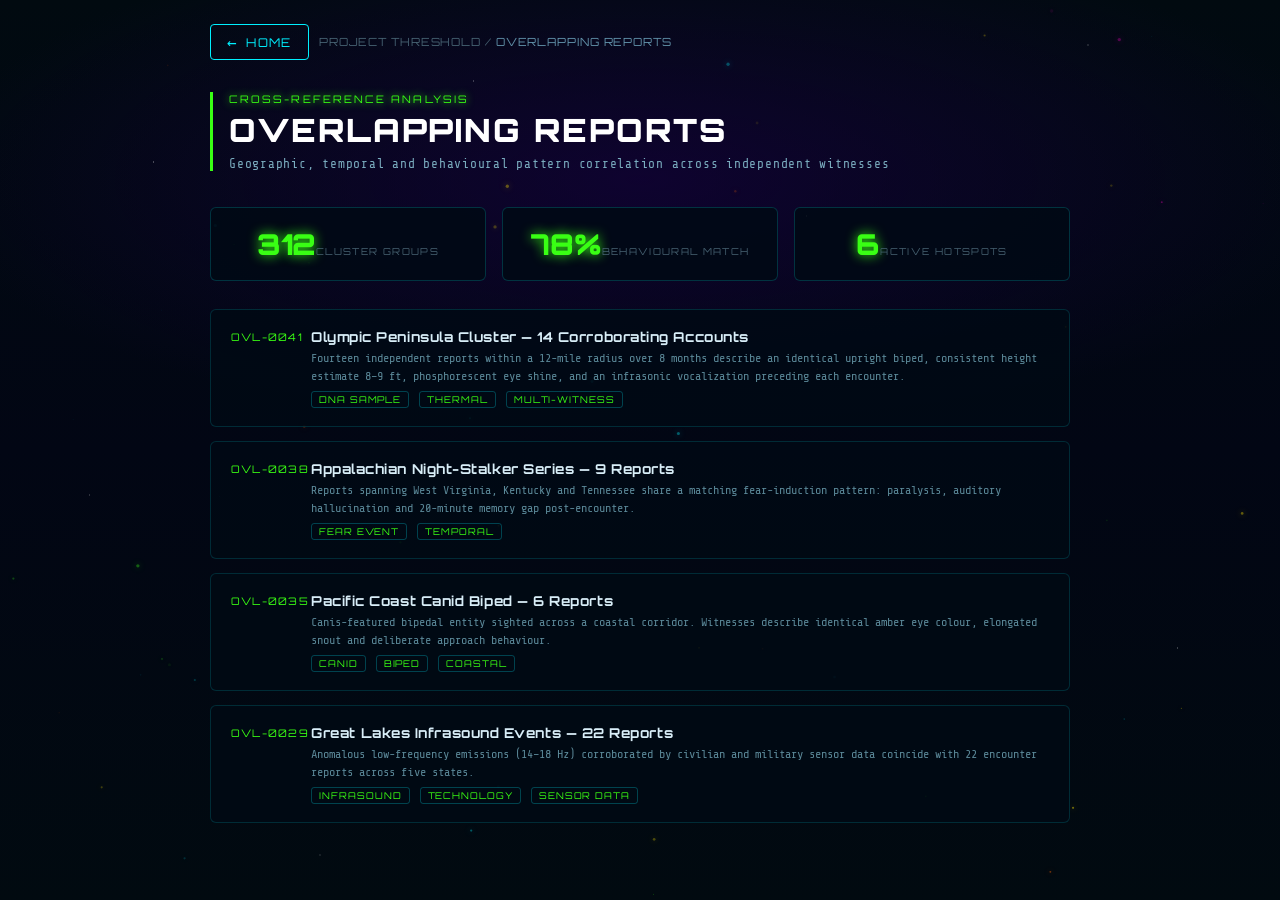
<file: public/pages/overlapping-reports.html>
<!DOCTYPE html>
<html lang="en">
<head>
  <meta charset="UTF-8" />
  <meta name="viewport" content="width=device-width, initial-scale=1.0" />
  <title>Overlapping Reports — Project Threshold</title>
  <link rel="preconnect" href="https://fonts.googleapis.com" />
  <link rel="preconnect" href="https://fonts.gstatic.com" crossorigin />
  <link href="https://fonts.googleapis.com/css2?family=Orbitron:wght@400;700;900&family=Share+Tech+Mono&display=swap" rel="stylesheet" />
  <link rel="stylesheet" href="../css/section.css" />
  <style>:root{--accent:#39ff14;}</style>
  <link rel="stylesheet" href="../css/fx.css" />
</head>
<body>
<div class="page-wrap">
  <nav class="back-nav">
    <a href="../index.html" class="back-btn"><span class="back-btn__arrow">←</span> Home</a>
    <span class="breadcrumb">Project Threshold / <span>Overlapping Reports</span></span>
  </nav>
  <header class="section-header">
    <p class="section-header__eyebrow">Cross-Reference Analysis</p>
    <h1>Overlapping Reports</h1>
    <p class="section-header__sub">Geographic, temporal and behavioural pattern correlation across independent witnesses</p>
  </header>

  <div class="stat-row">
    <div class="stat"><span class="stat__value">312</span><span class="stat__label">Cluster groups</span></div>
    <div class="stat"><span class="stat__value">78%</span><span class="stat__label">Behavioural match</span></div>
    <div class="stat"><span class="stat__value">6</span><span class="stat__label">Active hotspots</span></div>
  </div>
  <ul class="report-list">
    <li class="report-item">
      <div class="report-item__id">OVL-0041</div>
      <div class="report-item__body">
        <h3>Olympic Peninsula Cluster — 14 Corroborating Accounts</h3>
        <p>Fourteen independent reports within a 12-mile radius over 8 months describe an identical upright biped, consistent height estimate 8–9 ft, phosphorescent eye shine, and an infrasonic vocalization preceding each encounter.</p>
        <div class="report-item__meta"><span class="tag">DNA Sample</span><span class="tag">Thermal</span><span class="tag">Multi-witness</span></div>
      </div>
    </li>
    <li class="report-item">
      <div class="report-item__id">OVL-0038</div>
      <div class="report-item__body">
        <h3>Appalachian Night-Stalker Series — 9 Reports</h3>
        <p>Reports spanning West Virginia, Kentucky and Tennessee share a matching fear-induction pattern: paralysis, auditory hallucination and 20-minute memory gap post-encounter.</p>
        <div class="report-item__meta"><span class="tag">Fear Event</span><span class="tag">Temporal</span></div>
      </div>
    </li>
    <li class="report-item">
      <div class="report-item__id">OVL-0035</div>
      <div class="report-item__body">
        <h3>Pacific Coast Canid Biped — 6 Reports</h3>
        <p>Canis-featured bipedal entity sighted across a coastal corridor. Witnesses describe identical amber eye colour, elongated snout and deliberate approach behaviour.</p>
        <div class="report-item__meta"><span class="tag">Canid</span><span class="tag">Biped</span><span class="tag">Coastal</span></div>
      </div>
    </li>
    <li class="report-item">
      <div class="report-item__id">OVL-0029</div>
      <div class="report-item__body">
        <h3>Great Lakes Infrasound Events — 22 Reports</h3>
        <p>Anomalous low-frequency emissions (14–18 Hz) corroborated by civilian and military sensor data coincide with 22 encounter reports across five states.</p>
        <div class="report-item__meta"><span class="tag">Infrasound</span><span class="tag">Technology</span><span class="tag">Sensor Data</span></div>
      </div>
    </li>
  </ul>

</div>
<script>
document.querySelectorAll('.toggle').forEach(t=>t.addEventListener('click',()=>t.classList.toggle('on')));
</script>
  <script src="../js/fx.js"></script>
  <script src="../js/audio.js"></script>
</body>
</html>
</file>
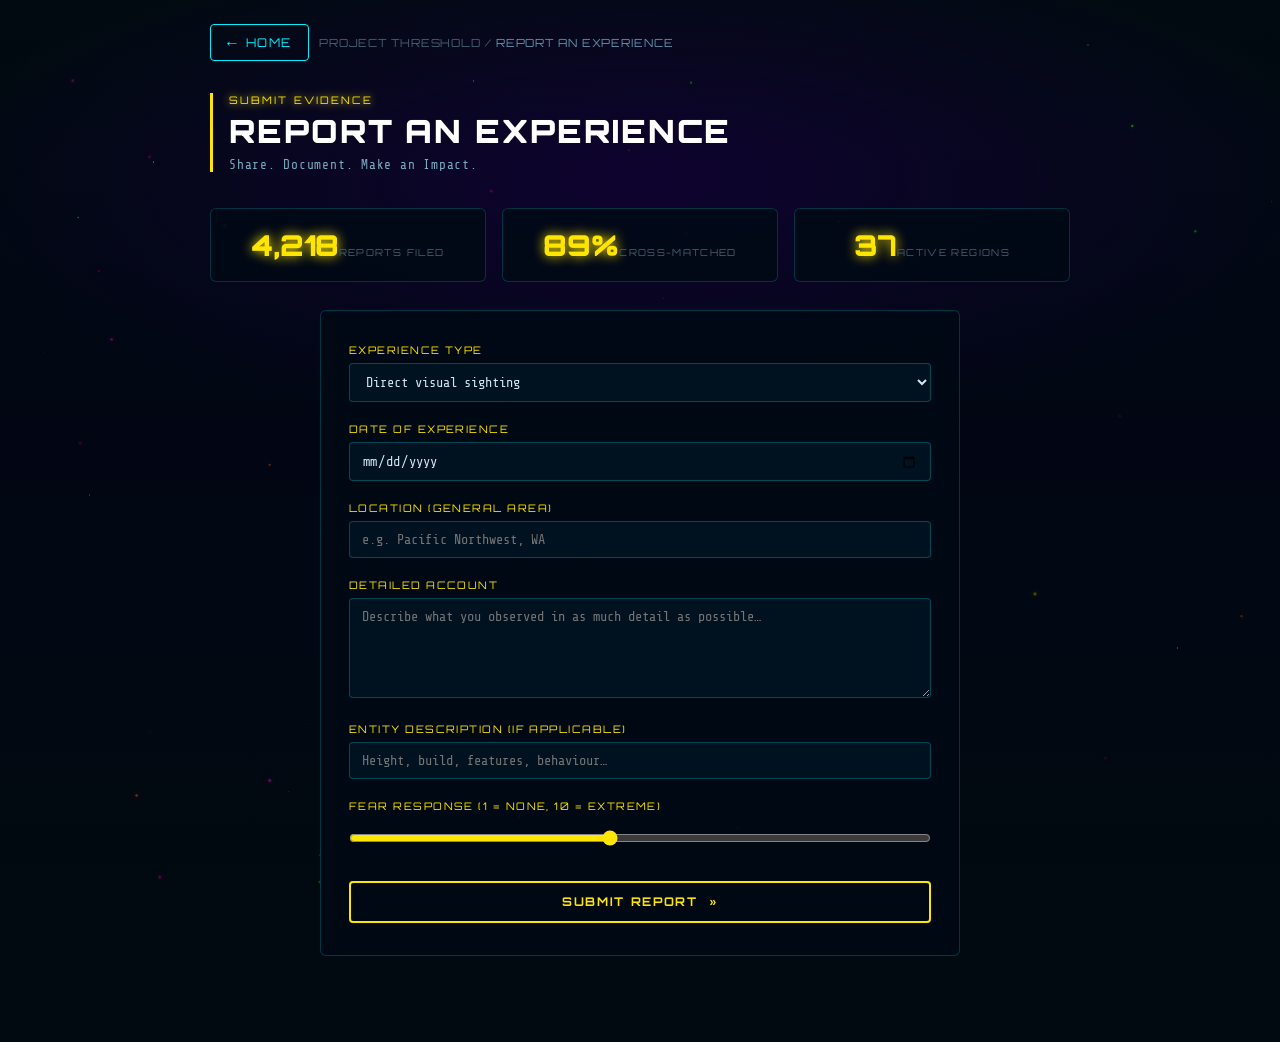
<file: public/pages/report.html>
<!DOCTYPE html>
<html lang="en">
<head>
  <meta charset="UTF-8" />
  <meta name="viewport" content="width=device-width, initial-scale=1.0" />
  <title>Report an Experience — Project Threshold</title>
  <link rel="preconnect" href="https://fonts.googleapis.com" />
  <link rel="preconnect" href="https://fonts.gstatic.com" crossorigin />
  <link href="https://fonts.googleapis.com/css2?family=Orbitron:wght@400;700;900&family=Share+Tech+Mono&display=swap" rel="stylesheet" />
  <link rel="stylesheet" href="../css/section.css" />
  <style>:root{--accent:#ffe600;}</style>
  <link rel="stylesheet" href="../css/fx.css" />
</head>
<body>
<div class="page-wrap">
  <nav class="back-nav">
    <a href="../index.html" class="back-btn"><span class="back-btn__arrow">←</span> Home</a>
    <span class="breadcrumb">Project Threshold / <span>Report an Experience</span></span>
  </nav>
  <header class="section-header">
    <p class="section-header__eyebrow">Submit Evidence</p>
    <h1>Report an Experience</h1>
    <p class="section-header__sub">Share. Document. Make an Impact.</p>
  </header>

  <div class="stat-row">
    <div class="stat"><span class="stat__value">4,218</span><span class="stat__label">Reports filed</span></div>
    <div class="stat"><span class="stat__value">89%</span><span class="stat__label">Cross-matched</span></div>
    <div class="stat"><span class="stat__value">37</span><span class="stat__label">Active regions</span></div>
  </div>
  <div class="form-panel" style="max-width:640px;">
    <div class="form-group">
      <label for="exp-type">Experience type</label>
      <select id="exp-type">
        <option>Direct visual sighting</option>
        <option>Auditory encounter</option>
        <option>Physical evidence found</option>
        <option>Fear / psychological event</option>
        <option>Multiple witnesses</option>
        <option>Technology anomaly</option>
      </select>
    </div>
    <div class="form-group">
      <label for="exp-date">Date of experience</label>
      <input type="date" id="exp-date" />
    </div>
    <div class="form-group">
      <label for="exp-location">Location (general area)</label>
      <input type="text" id="exp-location" placeholder="e.g. Pacific Northwest, WA" />
    </div>
    <div class="form-group">
      <label for="exp-desc">Detailed account</label>
      <textarea id="exp-desc" placeholder="Describe what you observed in as much detail as possible…"></textarea>
    </div>
    <div class="form-group">
      <label for="exp-entity">Entity description (if applicable)</label>
      <input type="text" id="exp-entity" placeholder="Height, build, features, behaviour…" />
    </div>
    <div class="form-group">
      <label for="exp-fear">Fear response (1 = none, 10 = extreme)</label>
      <input type="range" id="exp-fear" min="1" max="10" value="5" style="accent-color:#ffe600;" />
    </div>
    <button class="btn-primary btn-full" type="button">Submit Report &nbsp;»</button>
  </div>

</div>
<script>
document.querySelectorAll('.toggle').forEach(t=>t.addEventListener('click',()=>t.classList.toggle('on')));
</script>
  <script src="../js/fx.js"></script>
  <script src="../js/audio.js"></script>
</body>
</html>
</file>
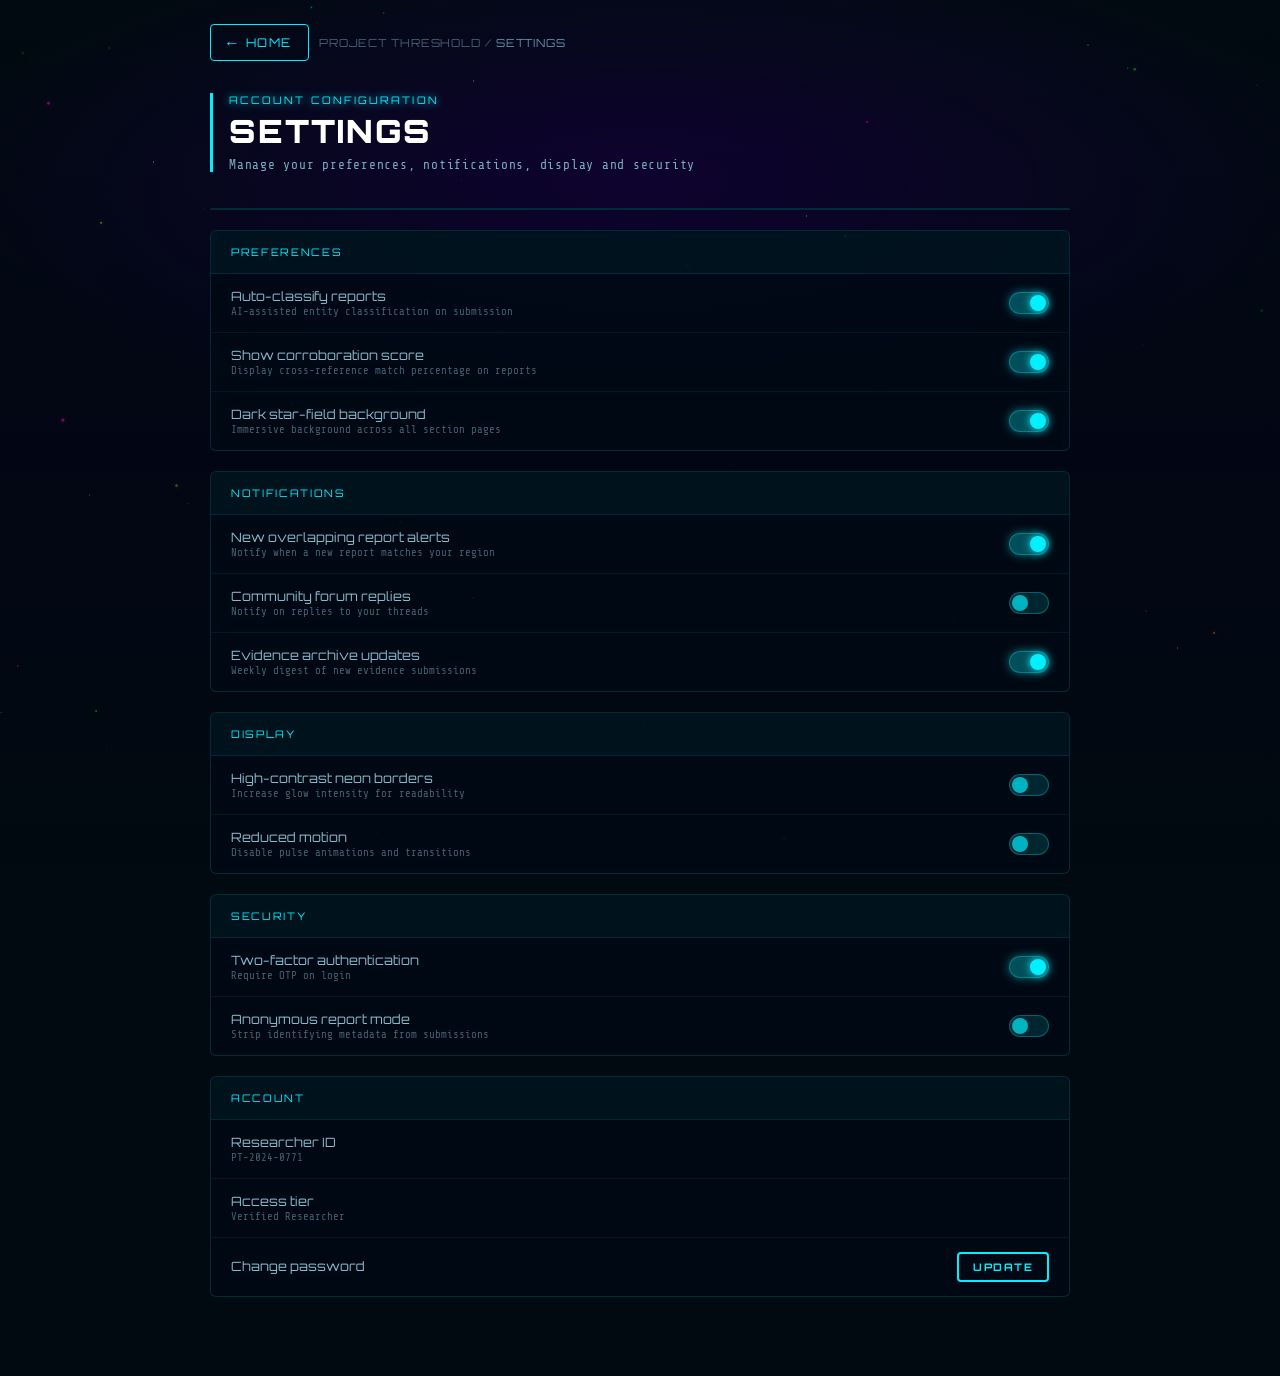
<file: public/pages/settings.html>
<!DOCTYPE html>
<html lang="en">
<head>
  <meta charset="UTF-8" />
  <meta name="viewport" content="width=device-width, initial-scale=1.0" />
  <title>Settings — Project Threshold</title>
  <link rel="preconnect" href="https://fonts.googleapis.com" />
  <link rel="preconnect" href="https://fonts.gstatic.com" crossorigin />
  <link href="https://fonts.googleapis.com/css2?family=Orbitron:wght@400;700;900&family=Share+Tech+Mono&display=swap" rel="stylesheet" />
  <link rel="stylesheet" href="../css/section.css" />
  <style>:root{--accent:#00f0ff;}</style>
  <link rel="stylesheet" href="../css/fx.css" />
</head>
<body>
<div class="page-wrap">
  <nav class="back-nav">
    <a href="../index.html" class="back-btn"><span class="back-btn__arrow">←</span> Home</a>
    <span class="breadcrumb">Project Threshold / <span>Settings</span></span>
  </nav>
  <header class="section-header">
    <p class="section-header__eyebrow">Account Configuration</p>
    <h1>Settings</h1>
    <p class="section-header__sub">Manage your preferences, notifications, display and security</p>
  </header>

  <!-- Audio settings — populated by audio.js -->
  <div class="settings-group" id="audio-settings-panel"></div>

  <div class="settings-group">
    <div class="settings-group__title">Preferences</div>
    <div class="settings-row">
      <div><div class="settings-row__label">Auto-classify reports</div><div class="settings-row__desc">AI-assisted entity classification on submission</div></div>
      <div class="toggle on"></div>
    </div>
    <div class="settings-row">
      <div><div class="settings-row__label">Show corroboration score</div><div class="settings-row__desc">Display cross-reference match percentage on reports</div></div>
      <div class="toggle on"></div>
    </div>
    <div class="settings-row">
      <div><div class="settings-row__label">Dark star-field background</div><div class="settings-row__desc">Immersive background across all section pages</div></div>
      <div class="toggle on"></div>
    </div>
  </div>
  <div class="settings-group">
    <div class="settings-group__title">Notifications</div>
    <div class="settings-row">
      <div><div class="settings-row__label">New overlapping report alerts</div><div class="settings-row__desc">Notify when a new report matches your region</div></div>
      <div class="toggle on"></div>
    </div>
    <div class="settings-row">
      <div><div class="settings-row__label">Community forum replies</div><div class="settings-row__desc">Notify on replies to your threads</div></div>
      <div class="toggle"></div>
    </div>
    <div class="settings-row">
      <div><div class="settings-row__label">Evidence archive updates</div><div class="settings-row__desc">Weekly digest of new evidence submissions</div></div>
      <div class="toggle on"></div>
    </div>
  </div>
  <div class="settings-group">
    <div class="settings-group__title">Display</div>
    <div class="settings-row">
      <div><div class="settings-row__label">High-contrast neon borders</div><div class="settings-row__desc">Increase glow intensity for readability</div></div>
      <div class="toggle"></div>
    </div>
    <div class="settings-row">
      <div><div class="settings-row__label">Reduced motion</div><div class="settings-row__desc">Disable pulse animations and transitions</div></div>
      <div class="toggle"></div>
    </div>
  </div>
  <div class="settings-group">
    <div class="settings-group__title">Security</div>
    <div class="settings-row">
      <div><div class="settings-row__label">Two-factor authentication</div><div class="settings-row__desc">Require OTP on login</div></div>
      <div class="toggle on"></div>
    </div>
    <div class="settings-row">
      <div><div class="settings-row__label">Anonymous report mode</div><div class="settings-row__desc">Strip identifying metadata from submissions</div></div>
      <div class="toggle"></div>
    </div>
  </div>
  <div class="settings-group">
    <div class="settings-group__title">Account</div>
    <div class="settings-row">
      <div><div class="settings-row__label">Researcher ID</div><div class="settings-row__desc">PT-2024-0771</div></div>
      <div></div>
    </div>
    <div class="settings-row">
      <div><div class="settings-row__label">Access tier</div><div class="settings-row__desc">Verified Researcher</div></div>
      <div></div>
    </div>
    <div class="settings-row">
      <div><div class="settings-row__label">Change password</div><div class="settings-row__desc"></div></div>
      <a href="#" class="btn-primary" style="font-size:.65rem;padding:6px 14px;">Update</a>
    </div>
  </div>

</div>
<script>
document.querySelectorAll('.toggle').forEach(t=>t.addEventListener('click',()=>t.classList.toggle('on')));
</script>
  <script src="../js/fx.js"></script>
  <script src="../js/audio.js"></script>
</body>
</html>
</file>
<file: public/css/homepage.css>
/* ============================================================
   Project Threshold — Homepage  (v3, pixel-calibrated)
   ============================================================ */

@import url('https://fonts.googleapis.com/css2?family=Orbitron:wght@400;700;900&family=Share+Tech+Mono&display=swap');

*, *::before, *::after { box-sizing: border-box; margin: 0; padding: 0; }

:root {
  --neon-cyan:    #00f0ff;
  --neon-green:   #39ff14;
  --neon-yellow:  #ffe600;
  --neon-magenta: #ff00c8;
  --neon-orange:  #ff6a00;
  --dark-bg:      #010a10;
}

html, body {
  width: 100%;
  min-height: 100%;
  background: var(--dark-bg);
  font-family: 'Orbitron', 'Share Tech Mono', monospace;
  overflow-x: hidden;
}

/* ── Hero ────────────────────────────────────────────────── */
.hero {
  position: relative;
  width: 100%;
  aspect-ratio: 951 / 1269;
  max-width: 951px;       /* never stretch beyond the source image */
  margin: 0 auto;
  display: block;
  /* fallback gradient while image loads */
  background:
    radial-gradient(ellipse 60% 40% at 50% 45%, rgba(30,0,80,.9) 0%, transparent 70%),
    radial-gradient(ellipse 28% 18% at 12% 14%, rgba(0,70,0,.8)  0%, transparent 60%),
    radial-gradient(ellipse 28% 18% at 88% 14%, rgba(0,30,70,.8) 0%, transparent 60%),
    radial-gradient(ellipse 40% 28% at 50% 80%, rgba(70,0,55,.7) 0%, transparent 60%),
    linear-gradient(180deg, #010a10 0%, #020614 50%, #010a10 100%);
}

.hero__bg {
  position: absolute;
  inset: 0;
  width: 100%;
  height: 100%;
  object-fit: fill;   /* fill exactly — no letterbox */
  display: block;
  user-select: none;
  -webkit-user-drag: none;
}

/* Scan-line overlay */
.hero::after {
  content: '';
  position: absolute;
  inset: 0;
  background: repeating-linear-gradient(
    0deg, transparent 0, transparent 3px,
    rgba(0,0,0,.07) 3px, rgba(0,0,0,.07) 4px
  );
  pointer-events: none;
  z-index: 2;
}

/* ── Hotspot layer ────────────────────────────────────────── */
.hotspot-layer {
  position: absolute;
  inset: 0;
  z-index: 3;
}

/* ── Base hotspot ─────────────────────────────────────────── */
.hotspot {
  position: absolute;
  display: flex;
  align-items: flex-end;
  padding: 0 8px 6px;
  text-decoration: none;
  border-radius: 5px;
  border: 1.5px solid transparent;
  cursor: pointer;
  /* Slightly enlarged hit-area without changing visible border */
  outline-offset: 4px;
  /* GPU-composite only properties for 60fps */
  will-change: transform, box-shadow;
  transition:
    border-color .2s ease,
    box-shadow   .2s ease,
    transform    .18s ease,
    background   .2s ease;
}

/* Scale up gently on hover */
.hotspot:hover  { transform: scale(1.02); }
.hotspot:active { transform: scale(0.99); }

/* Focus ring for keyboard users */
.hotspot:focus-visible {
  outline: 2px solid currentColor;
  outline-offset: 3px;
  transform: scale(1.02);
}

/* Prevent overflow of child SVG border beyond hero */
.hotspot { overflow: visible; }

/* ── Colour variants ─────────────────────────────────────── */
.hotspot--cyan    { color: var(--neon-cyan); }
.hotspot--green   { color: var(--neon-green); }
.hotspot--yellow  { color: var(--neon-yellow); }
.hotspot--magenta { color: var(--neon-magenta); }
.hotspot--orange  { color: var(--neon-orange); }

/* Hover: single clean glow (no double-shadow clutter) */
.hotspot--cyan:hover,
.hotspot--cyan:focus-visible {
  border-color: var(--neon-cyan);
  background: rgba(0,240,255,.06);
  box-shadow: 0 0 18px rgba(0,240,255,.55), inset 0 0 18px rgba(0,240,255,.06);
}
.hotspot--green:hover,
.hotspot--green:focus-visible {
  border-color: var(--neon-green);
  background: rgba(57,255,20,.06);
  box-shadow: 0 0 18px rgba(57,255,20,.55), inset 0 0 18px rgba(57,255,20,.06);
}
.hotspot--yellow:hover,
.hotspot--yellow:focus-visible {
  border-color: var(--neon-yellow);
  background: rgba(255,230,0,.05);
  box-shadow: 0 0 18px rgba(255,230,0,.55), inset 0 0 18px rgba(255,230,0,.05);
}
.hotspot--magenta:hover,
.hotspot--magenta:focus-visible {
  border-color: var(--neon-magenta);
  background: rgba(255,0,200,.05);
  box-shadow: 0 0 18px rgba(255,0,200,.55), inset 0 0 18px rgba(255,0,200,.05);
}
.hotspot--orange:hover,
.hotspot--orange:focus-visible {
  border-color: var(--neon-orange);
  background: rgba(255,106,0,.05);
  box-shadow: 0 0 18px rgba(255,106,0,.55), inset 0 0 18px rgba(255,106,0,.05);
}

/* ── Outer soft glow pulse (CTA hotspots only) ───────────── */
.hotspot--pulse::after {
  content: '';
  position: absolute;
  inset: -5px;
  border-radius: 8px;
  border: 1.5px solid currentColor;
  opacity: 0;
  pointer-events: none;
  animation: soft-pulse 2.8s ease-out infinite;
}
@keyframes soft-pulse {
  0%   { transform: scale(1);    opacity: .5; }
  70%  { transform: scale(1.06); opacity: 0; }
  100% { opacity: 0; }
}

/* ── Hover label ─────────────────────────────────────────── */
.hotspot__label {
  font-size: clamp(6px, .95vw, 10px);
  font-weight: 700;
  letter-spacing: .09em;
  text-transform: uppercase;
  opacity: 0;
  transition: opacity .2s ease;
  pointer-events: none;
  white-space: nowrap;
  text-shadow: 0 0 8px currentColor, 0 0 16px currentColor;
  /* Subtle backdrop so label is readable over busy artwork */
  background: rgba(1,8,20,.55);
  padding: 2px 6px;
  border-radius: 3px;
}
.hotspot:hover .hotspot__label,
.hotspot:focus-visible .hotspot__label { opacity: 1; }

/* ── Pixel-perfect hotspot positions ─────────────────────── */
/* Coordinates derived from neon border pixel analysis of the 951×1269 artwork */

.hs-login        { left:.53%;   top:9.30%;  width:24.29%; height:10.72%; }
.hs-settings     { left:74.87%; top:9.30%;  width:24.61%; height:10.72%; }
.hs-report       { left:22.61%; top:22.46%; width:54.89%; height:8.67%;  }
.hs-overlapping  { left:.53%;   top:46.65%; width:24.19%; height:2.68%;  }
.hs-encounter    { left:74.87%; top:46.89%; width:24.50%; height:2.84%;  }
.hs-fear         { left:.53%;   top:69.58%; width:24.50%; height:2.52%;  }
.hs-lessons      { left:74.87%; top:69.74%; width:24.50%; height:2.60%;  }
.hs-evidence     { left:.95%;   top:87.39%; width:22.71%; height:3.39%;  }
.hs-theory       { left:22.92%; top:68.87%; width:53.63%; height:6.78%;  }
.hs-neutralizing { left:25.34%; top:87.31%; width:32.28%; height:3.55%;  }
.hs-community    { left:59.73%; top:87.31%; width:39.22%; height:3.55%;  }

/* ── Responsive breakpoints ──────────────────────────────── */
/*
  All hotspot positions are % of .hero, which itself scales with the viewport.
  The artwork always fills .hero exactly (object-fit:fill), so % positions
  remain pixel-accurate at every size.

  We only need to adjust:
  - Label font sizes (already using clamp())
  - Border thickness on very small screens
  - Touch target minimum size (44×44px per WCAG) — handled via min dimensions
*/

/* Tablet portrait ≤ 768px */
@media (max-width: 768px) {
  .hotspot { border-width: 1.5px; }
  .hotspot__label { font-size: clamp(5px, 1.1vw, 9px); padding: 1px 4px; }
}

/* Mobile portrait ≤ 480px */
@media (max-width: 480px) {
  .hotspot { border-width: 1px; border-radius: 3px; }
  .hotspot__label { display: none; } /* labels too small to read; tooltip still works */
  /* Ensure minimum 44px touch target on very small panels via min padding */
  .hotspot { min-height: 28px; }
}

/* Mobile landscape: hero may be very short — keep it scrollable */
@media (max-height: 500px) and (orientation: landscape) {
  .hero { max-width: 60vh; } /* keep in viewport height, scrollable for width */
}

/* Large desktop ≥ 1920px — hero is capped at 951px, centred naturally */
</file>
<file: public/css/mobile.css>
@import url('https://fonts.googleapis.com/css2?family=Orbitron:wght@400;700;900&family=Share+Tech+Mono&display=swap');

/* ============================================================
   Project Threshold — Mobile Layout  (< 768px)
   Stacked touch cards. Desktop hero is hidden at this breakpoint.
   ============================================================ */

/* ── Hide/show by breakpoint ─────────────────────────────── */
.mobile-nav  { display: none; }        /* hidden on desktop */

@media (max-width: 767px) {
  /* Hide the desktop hero entirely on mobile */
  .hero { display: none !important; }

  /* Show the mobile nav */
  .mobile-nav {
    display: flex;
    flex-direction: column;
    min-height: 100dvh;               /* fill viewport, respect notch */
    width: 100%;
    background: #010a10;
    overflow-x: hidden;
    padding: 0 0 env(safe-area-inset-bottom, 16px);
    scroll-behavior: smooth;
    -webkit-overflow-scrolling: touch;
  }
}

/* ── Neon variables (mirrored from homepage.css) ─────────── */
.mobile-nav {
  --neon-cyan:    #00f0ff;
  --neon-green:   #39ff14;
  --neon-yellow:  #ffe600;
  --neon-magenta: #ff00c8;
  --neon-orange:  #ff6a00;
  --dark-bg:      #010a10;
  font-family: 'Orbitron', 'Share Tech Mono', monospace;
}

/* ── Header ──────────────────────────────────────────────── */
.mobile-header {
  display: flex;
  align-items: center;
  gap: 12px;
  padding: calc(env(safe-area-inset-top, 0px) + 20px) 16px 16px;
  border-bottom: 1px solid rgba(0, 240, 255, .18);
  background: linear-gradient(180deg, rgba(0,240,255,.06) 0%, transparent 100%);
  flex-shrink: 0;
}

.mobile-header__icon {
  width: 52px;
  height: 52px;
  border-radius: 12px;
  border: 1px solid rgba(0,240,255,.3);
  object-fit: cover;
  flex-shrink: 0;
}

.mobile-header__text {
  display: flex;
  flex-direction: column;
  gap: 2px;
  min-width: 0;
}

.mobile-header__title {
  font-size: clamp(12px, 4vw, 16px);
  font-weight: 900;
  letter-spacing: .12em;
  color: var(--neon-cyan);
  text-shadow: 0 0 10px rgba(0,240,255,.6);
  white-space: nowrap;
  overflow: hidden;
  text-overflow: ellipsis;
}

.mobile-header__sub {
  font-size: clamp(9px, 2.5vw, 11px);
  letter-spacing: .1em;
  color: rgba(0,240,255,.55);
  text-transform: uppercase;
}

/* ── Card list ───────────────────────────────────────────── */
.mc {
  display: flex;
  align-items: center;
  gap: 14px;
  min-height: 64px;           /* WCAG 44px minimum, comfortable 64px */
  padding: 14px 16px;
  text-decoration: none;
  border-bottom: 1px solid rgba(255,255,255,.05);
  background: transparent;
  /* GPU-composited transitions */
  transition: background .18s ease, border-color .18s ease;
  -webkit-tap-highlight-color: transparent;
  cursor: pointer;
  position: relative;
  overflow: hidden;
}

/* Tap / active feedback */
.mc:active {
  background: rgba(255,255,255,.04);
}

/* Left neon accent bar */
.mc::before {
  content: '';
  position: absolute;
  left: 0; top: 0; bottom: 0;
  width: 3px;
  background: currentColor;
  opacity: 0;
  transition: opacity .18s ease;
}
.mc:active::before,
.mc:focus-visible::before { opacity: 1; }

/* Focus ring */
.mc:focus-visible {
  outline: 2px solid currentColor;
  outline-offset: -2px;
}

/* ── Colour variants ─────────────────────────────────────── */
.mc--cyan    { color: var(--neon-cyan);    }
.mc--green   { color: var(--neon-green);   }
.mc--yellow  { color: var(--neon-yellow);  }
.mc--magenta { color: var(--neon-magenta); }
.mc--orange  { color: var(--neon-orange);  }

/* Pulse animation for CTA cards (subtle outer glow breathe) */
.mc--pulse {
  animation: mc-pulse 2.8s ease-out infinite;
}
@keyframes mc-pulse {
  0%, 100% { box-shadow: none; }
  50%       { box-shadow: inset 0 0 22px rgba(255,255,255,.03); }
}

/* ── Card icon ───────────────────────────────────────────── */
.mc__icon {
  font-size: 22px;
  color: currentColor;
  text-shadow: 0 0 10px currentColor;
  flex-shrink: 0;
  width: 28px;
  text-align: center;
  line-height: 1;
}

/* ── Card body ───────────────────────────────────────────── */
.mc__body {
  display: flex;
  flex-direction: column;
  gap: 3px;
  flex: 1;
  min-width: 0;
}

.mc__name {
  font-size: clamp(11px, 3.2vw, 13px);
  font-weight: 700;
  letter-spacing: .08em;
  text-transform: uppercase;
  color: currentColor;
  text-shadow: 0 0 8px currentColor;
  line-height: 1.2;
}

.mc__desc {
  font-size: clamp(9px, 2.5vw, 11px);
  letter-spacing: .05em;
  color: rgba(255,255,255,.45);
  line-height: 1.3;
  white-space: normal;
}

/* ── Arrow chevron ───────────────────────────────────────── */
.mc__arrow {
  font-size: 22px;
  color: currentColor;
  opacity: .45;
  flex-shrink: 0;
  line-height: 1;
  transition: transform .18s ease, opacity .18s ease;
}
.mc:active .mc__arrow,
.mc:focus-visible .mc__arrow {
  transform: translateX(3px);
  opacity: .9;
}

/* ── Scrollbar (mobile, webkit) ──────────────────────────── */
@media (max-width: 767px) {
  ::-webkit-scrollbar { width: 3px; }
  ::-webkit-scrollbar-track { background: #010a10; }
  ::-webkit-scrollbar-thumb { background: rgba(0,240,255,.2); border-radius: 2px; }
}

/* ── Reduced motion ──────────────────────────────────────── */
@media (prefers-reduced-motion: reduce) {
  .mc--pulse { animation: none; }
  .mc, .mc__arrow { transition: none; }
}
</file>
<file: public/css/fx.css>
/* ============================================================
   Project Threshold — FX & Polish Layer  (v2, decluttered)
   ============================================================ */

/* ── Ambient canvas ──────────────────────────────────────── */
#ambient-canvas {
  position: fixed; inset: 0;
  width: 100%; height: 100%;
  pointer-events: none;
  z-index: 0;
}

/* All real content above canvas */
.hero, .page-wrap { position: relative; z-index: 1; }

/* ── HOMEPAGE: hotspot layer above scan-line overlay ─────── */
.hotspot-layer { z-index: 3; }

/* ── Hotspot: remove fx.css overrides that fought homepage.css */
/* (homepage.css v3 already defines scale + glow — no duplication here) */

/* ── Section pages ───────────────────────────────────────── */

/* Card lift */
.card {
  transition: border-color .22s, box-shadow .22s, transform .22s;
}
.card:hover {
  transform: translateY(-4px);
  border-color: var(--accent, var(--neon-cyan));
  box-shadow: 0 10px 36px rgba(0,0,0,.45), 0 0 22px rgba(0,240,255,.13);
}

/* Report / forum item slide */
.report-item, .forum-thread {
  transition: border-color .2s, transform .2s;
}
.report-item:hover { transform: translateX(5px); border-color: var(--accent, var(--neon-cyan)); }
.forum-thread:hover { transform: translateX(5px); border-color: var(--accent, var(--neon-cyan)); }

/* Section header glow breathe */
.section-header h1 {
  animation: hdr-breathe 5s ease-in-out infinite alternate;
}
@keyframes hdr-breathe {
  from { text-shadow: none; }
  to   { text-shadow: 0 0 22px rgba(0,240,255,.3); }
}

/* Back button slide */
.back-btn { transition: background .2s, box-shadow .2s, transform .18s; }
.back-btn:hover { transform: translateX(-4px); }

/* Stat value shimmer */
.stat__value {
  display: inline-block;
  animation: stat-shimmer 3.5s ease-in-out infinite alternate;
}
@keyframes stat-shimmer {
  from { text-shadow: 0 0 8px currentColor; }
  to   { text-shadow: 0 0 28px currentColor, 0 0 56px currentColor; }
}

/* Eyebrow random flicker */
.section-header__eyebrow {
  animation: eyebrow-flicker 7s step-end infinite;
}
@keyframes eyebrow-flicker {
  0%, 91%, 93%, 95%, 100% { opacity: 1; }
  92%, 94% { opacity: .35; }
}

/* Input focus glow */
.form-group input:focus,
.form-group textarea:focus,
.form-group select:focus {
  box-shadow: 0 0 0 1px var(--accent, var(--neon-cyan)),
              0 0 14px rgba(0,240,255,.22);
}

/* Button press */
.btn-primary { transition: background .2s, box-shadow .2s, transform .15s; }
.btn-primary:hover { box-shadow: 0 0 22px rgba(0,240,255,.4); }
.btn-primary:active { transform: scale(.97); }

/* Toggle on-state glow */
.toggle.on { box-shadow: 0 0 10px rgba(0,240,255,.45); }

/* ── Scrollbar ────────────────────────────────────────────── */
::-webkit-scrollbar { width: 5px; }
::-webkit-scrollbar-track { background: #010a10; }
::-webkit-scrollbar-thumb { background: rgba(0,240,255,.28); border-radius: 3px; }
::-webkit-scrollbar-thumb:hover { background: rgba(0,240,255,.5); }

/* ── Page-transition veil ─────────────────────────────────── */
#pt-veil { pointer-events: none; }

/* ── Reduced motion ───────────────────────────────────────── */
@media (prefers-reduced-motion: reduce) {
  *, *::before, *::after {
    animation-duration: .01ms !important;
    transition-duration: .01ms !important;
  }
  #ambient-canvas { display: none; }
}
</file>
<file: public/css/section.css>
/* ============================================================
   Project Threshold — Section Page Styles
   ============================================================ */
@import url('https://fonts.googleapis.com/css2?family=Orbitron:wght@400;700;900&family=Share+Tech+Mono&display=swap');

*, *::before, *::after { box-sizing: border-box; margin: 0; padding: 0; }

:root {
  --neon-cyan:    #00f0ff;
  --neon-green:   #39ff14;
  --neon-yellow:  #ffe600;
  --neon-magenta: #ff00c8;
  --neon-orange:  #ff6a00;
  --dark-bg:      #010a10;
  --panel-bg:     rgba(0,10,20,0.85);
}

html, body {
  min-height: 100%;
  background: var(--dark-bg);
  font-family: 'Orbitron', 'Share Tech Mono', monospace;
  color: #cce8f0;
}

/* Star-field background */
body::before {
  content: '';
  position: fixed;
  inset: 0;
  background-image:
    radial-gradient(1px 1px at 12% 18%, rgba(255,255,255,.55) 0%, transparent 100%),
    radial-gradient(1px 1px at 37% 9%,  rgba(255,255,255,.45) 0%, transparent 100%),
    radial-gradient(1px 1px at 63% 24%, rgba(255,255,255,.5)  0%, transparent 100%),
    radial-gradient(1px 1px at 85% 5%,  rgba(255,255,255,.4)  0%, transparent 100%),
    radial-gradient(1px 1px at 7%  55%, rgba(255,255,255,.35) 0%, transparent 100%),
    radial-gradient(1px 1px at 92% 72%, rgba(255,255,255,.45) 0%, transparent 100%),
    radial-gradient(1px 1px at 48% 88%, rgba(255,255,255,.5)  0%, transparent 100%),
    radial-gradient(1px 1px at 25% 95%, rgba(255,255,255,.3)  0%, transparent 100%),
    radial-gradient(ellipse 80% 40% at 50% 20%, rgba(20,0,60,.7) 0%, transparent 70%),
    linear-gradient(180deg, #010a10 0%, #020614 50%, #010a10 100%);
  pointer-events: none;
  z-index: 0;
}

/* ── Layout ──────────────────────────────────────────────── */
.page-wrap {
  position: relative;
  z-index: 1;
  max-width: 900px;
  margin: 0 auto;
  padding: 24px 20px 60px;
}

/* ── Back nav ─────────────────────────────────────────────── */
.back-nav {
  display: flex;
  align-items: center;
  gap: 10px;
  margin-bottom: 32px;
}

.back-btn {
  display: inline-flex;
  align-items: center;
  gap: 8px;
  text-decoration: none;
  color: var(--neon-cyan);
  border: 1px solid var(--neon-cyan);
  border-radius: 4px;
  padding: 7px 16px;
  font-size: .75rem;
  letter-spacing: .12em;
  text-transform: uppercase;
  transition: background .2s, box-shadow .2s;
}
.back-btn:hover {
  background: rgba(0,240,255,.1);
  box-shadow: 0 0 14px rgba(0,240,255,.5);
}
.back-btn__arrow { font-size: 1rem; }

.breadcrumb {
  font-size: .7rem;
  color: #456070;
  letter-spacing: .08em;
  text-transform: uppercase;
}
.breadcrumb span { color: #6090a8; }

/* ── Section header ───────────────────────────────────────── */
.section-header {
  border-left: 3px solid var(--accent, var(--neon-cyan));
  padding-left: 16px;
  margin-bottom: 36px;
}
.section-header__eyebrow {
  font-size: .65rem;
  letter-spacing: .2em;
  text-transform: uppercase;
  color: var(--accent, var(--neon-cyan));
  text-shadow: 0 0 8px currentColor;
  margin-bottom: 6px;
}
.section-header h1 {
  font-size: clamp(1.2rem, 4vw, 2rem);
  font-weight: 900;
  color: #fff;
  letter-spacing: .06em;
  text-transform: uppercase;
  line-height: 1.15;
}
.section-header__sub {
  margin-top: 8px;
  font-size: .8rem;
  color: #7aacbf;
  font-family: 'Share Tech Mono', monospace;
  letter-spacing: .06em;
}

/* ── Content cards ────────────────────────────────────────── */
.card-grid {
  display: grid;
  grid-template-columns: repeat(auto-fill, minmax(260px, 1fr));
  gap: 20px;
  margin-bottom: 32px;
}

.card {
  background: var(--panel-bg);
  border: 1px solid rgba(0,240,255,.2);
  border-radius: 6px;
  padding: 22px 20px;
  transition: border-color .2s, box-shadow .2s;
}
.card:hover {
  border-color: var(--accent, var(--neon-cyan));
  box-shadow: 0 0 18px rgba(0,240,255,.15);
}
.card__label {
  font-size: .6rem;
  letter-spacing: .18em;
  text-transform: uppercase;
  color: var(--accent, var(--neon-cyan));
  margin-bottom: 8px;
}
.card h2 {
  font-size: .95rem;
  font-weight: 700;
  color: #d8eef8;
  margin-bottom: 10px;
  letter-spacing: .05em;
}
.card p {
  font-size: .8rem;
  line-height: 1.65;
  color: #7aacbf;
  font-family: 'Share Tech Mono', monospace;
}
.card__tag {
  display: inline-block;
  margin-top: 12px;
  font-size: .6rem;
  letter-spacing: .12em;
  text-transform: uppercase;
  padding: 3px 8px;
  border-radius: 3px;
  border: 1px solid rgba(0,240,255,.3);
  color: var(--accent, var(--neon-cyan));
}

/* ── Prose block ──────────────────────────────────────────── */
.prose {
  background: var(--panel-bg);
  border: 1px solid rgba(0,240,255,.15);
  border-radius: 6px;
  padding: 28px 28px;
  margin-bottom: 28px;
}
.prose p {
  font-size: .85rem;
  line-height: 1.75;
  color: #8ab8cc;
  font-family: 'Share Tech Mono', monospace;
  margin-bottom: 14px;
}
.prose p:last-child { margin-bottom: 0; }
.prose h3 {
  font-size: .8rem;
  color: var(--accent, var(--neon-cyan));
  letter-spacing: .12em;
  text-transform: uppercase;
  margin-bottom: 10px;
  margin-top: 20px;
}
.prose h3:first-child { margin-top: 0; }

/* ── Stat row ─────────────────────────────────────────────── */
.stat-row {
  display: flex;
  flex-wrap: wrap;
  gap: 16px;
  margin-bottom: 28px;
}
.stat {
  flex: 1 1 140px;
  background: var(--panel-bg);
  border: 1px solid rgba(0,240,255,.18);
  border-radius: 6px;
  padding: 18px 16px;
  text-align: center;
}
.stat__value {
  font-size: 1.8rem;
  font-weight: 900;
  color: var(--accent, var(--neon-cyan));
  text-shadow: 0 0 12px currentColor;
  display: block;
}
.stat__label {
  font-size: .6rem;
  letter-spacing: .14em;
  text-transform: uppercase;
  color: #456070;
  margin-top: 4px;
}

/* ── Form elements (login/report) ─────────────────────────── */
.form-panel {
  background: var(--panel-bg);
  border: 1px solid rgba(0,240,255,.2);
  border-radius: 6px;
  padding: 32px 28px;
  max-width: 480px;
  margin: 0 auto 28px;
}
.form-group { margin-bottom: 20px; }
.form-group label {
  display: block;
  font-size: .65rem;
  letter-spacing: .14em;
  text-transform: uppercase;
  color: var(--accent, var(--neon-cyan));
  margin-bottom: 6px;
}
.form-group input, .form-group textarea, .form-group select {
  width: 100%;
  background: rgba(0,20,35,.8);
  border: 1px solid rgba(0,240,255,.25);
  border-radius: 4px;
  color: #cce8f0;
  font-family: 'Share Tech Mono', monospace;
  font-size: .85rem;
  padding: 10px 12px;
  outline: none;
  transition: border-color .2s, box-shadow .2s;
}
.form-group input:focus, .form-group textarea:focus, .form-group select:focus {
  border-color: var(--accent, var(--neon-cyan));
  box-shadow: 0 0 10px rgba(0,240,255,.2);
}
.form-group textarea { resize: vertical; min-height: 100px; }
.form-group select option { background: #010a10; }

.btn-primary {
  display: inline-flex;
  align-items: center;
  gap: 8px;
  background: transparent;
  border: 2px solid var(--accent, var(--neon-cyan));
  color: var(--accent, var(--neon-cyan));
  font-family: 'Orbitron', monospace;
  font-size: .75rem;
  font-weight: 700;
  letter-spacing: .14em;
  text-transform: uppercase;
  padding: 11px 24px;
  border-radius: 4px;
  cursor: pointer;
  transition: background .2s, box-shadow .2s;
  text-decoration: none;
}
.btn-primary:hover {
  background: rgba(0,240,255,.12);
  box-shadow: 0 0 20px rgba(0,240,255,.4);
}
.btn-full { width: 100%; justify-content: center; }

/* ── Report list ──────────────────────────────────────────── */
.report-list { list-style: none; }
.report-item {
  background: var(--panel-bg);
  border: 1px solid rgba(0,240,255,.15);
  border-radius: 6px;
  padding: 18px 20px;
  margin-bottom: 14px;
  display: flex;
  gap: 16px;
  align-items: flex-start;
  transition: border-color .2s;
  cursor: pointer;
}
.report-item:hover { border-color: var(--accent, var(--neon-cyan)); }
.report-item__id {
  font-size: .65rem;
  color: var(--accent, var(--neon-cyan));
  letter-spacing: .12em;
  white-space: nowrap;
  min-width: 64px;
  padding-top: 2px;
}
.report-item__body h3 {
  font-size: .85rem;
  color: #d8eef8;
  margin-bottom: 4px;
  letter-spacing: .04em;
}
.report-item__body p {
  font-size: .75rem;
  color: #5a8898;
  font-family: 'Share Tech Mono', monospace;
  line-height: 1.5;
}
.report-item__meta {
  margin-top: 6px;
  display: flex;
  gap: 10px;
  flex-wrap: wrap;
}
.tag {
  font-size: .58rem;
  letter-spacing: .1em;
  text-transform: uppercase;
  padding: 2px 7px;
  border-radius: 3px;
  border: 1px solid rgba(0,240,255,.25);
  color: var(--accent, var(--neon-cyan));
}

/* ── Settings list ────────────────────────────────────────── */
.settings-group {
  background: var(--panel-bg);
  border: 1px solid rgba(0,240,255,.15);
  border-radius: 6px;
  margin-bottom: 20px;
  overflow: hidden;
}
.settings-group__title {
  padding: 14px 20px;
  font-size: .65rem;
  letter-spacing: .16em;
  text-transform: uppercase;
  color: var(--accent, var(--neon-cyan));
  border-bottom: 1px solid rgba(0,240,255,.1);
  background: rgba(0,240,255,.04);
}
.settings-row {
  display: flex;
  align-items: center;
  justify-content: space-between;
  padding: 14px 20px;
  border-bottom: 1px solid rgba(0,240,255,.07);
  gap: 16px;
}
.settings-row:last-child { border-bottom: none; }
.settings-row__label { font-size: .8rem; color: #8ab8cc; }
.settings-row__desc { font-size: .67rem; color: #456070; font-family: 'Share Tech Mono', monospace; margin-top: 2px; }
.toggle {
  width: 40px; height: 22px;
  background: rgba(0,240,255,.12);
  border: 1px solid rgba(0,240,255,.3);
  border-radius: 11px;
  cursor: pointer;
  position: relative;
  flex-shrink: 0;
  transition: background .2s;
}
.toggle.on { background: rgba(0,240,255,.3); }
.toggle::after {
  content: '';
  position: absolute;
  width: 16px; height: 16px;
  border-radius: 50%;
  background: rgba(0,240,255,.7);
  top: 2px; left: 2px;
  transition: left .2s;
}
.toggle.on::after { left: 20px; background: var(--neon-cyan); box-shadow: 0 0 8px var(--neon-cyan); }

/* ── Forum ────────────────────────────────────────────────── */
.forum-thread {
  background: var(--panel-bg);
  border: 1px solid rgba(0,240,255,.15);
  border-radius: 6px;
  padding: 18px 20px;
  margin-bottom: 14px;
  cursor: pointer;
  transition: border-color .2s;
}
.forum-thread:hover { border-color: var(--accent, var(--neon-cyan)); }
.forum-thread__title { font-size: .9rem; color: #d8eef8; margin-bottom: 6px; }
.forum-thread__meta { font-size: .65rem; color: #456070; font-family: 'Share Tech Mono', monospace; display: flex; gap: 16px; flex-wrap: wrap; }
.forum-thread__replies { color: var(--accent, var(--neon-cyan)); }

/* ── Responsive ───────────────────────────────────────────── */
@media(max-width:600px) {
  .page-wrap { padding: 16px 14px 40px; }
  .form-panel { padding: 22px 16px; }
  .prose { padding: 20px 16px; }
}
</file>
